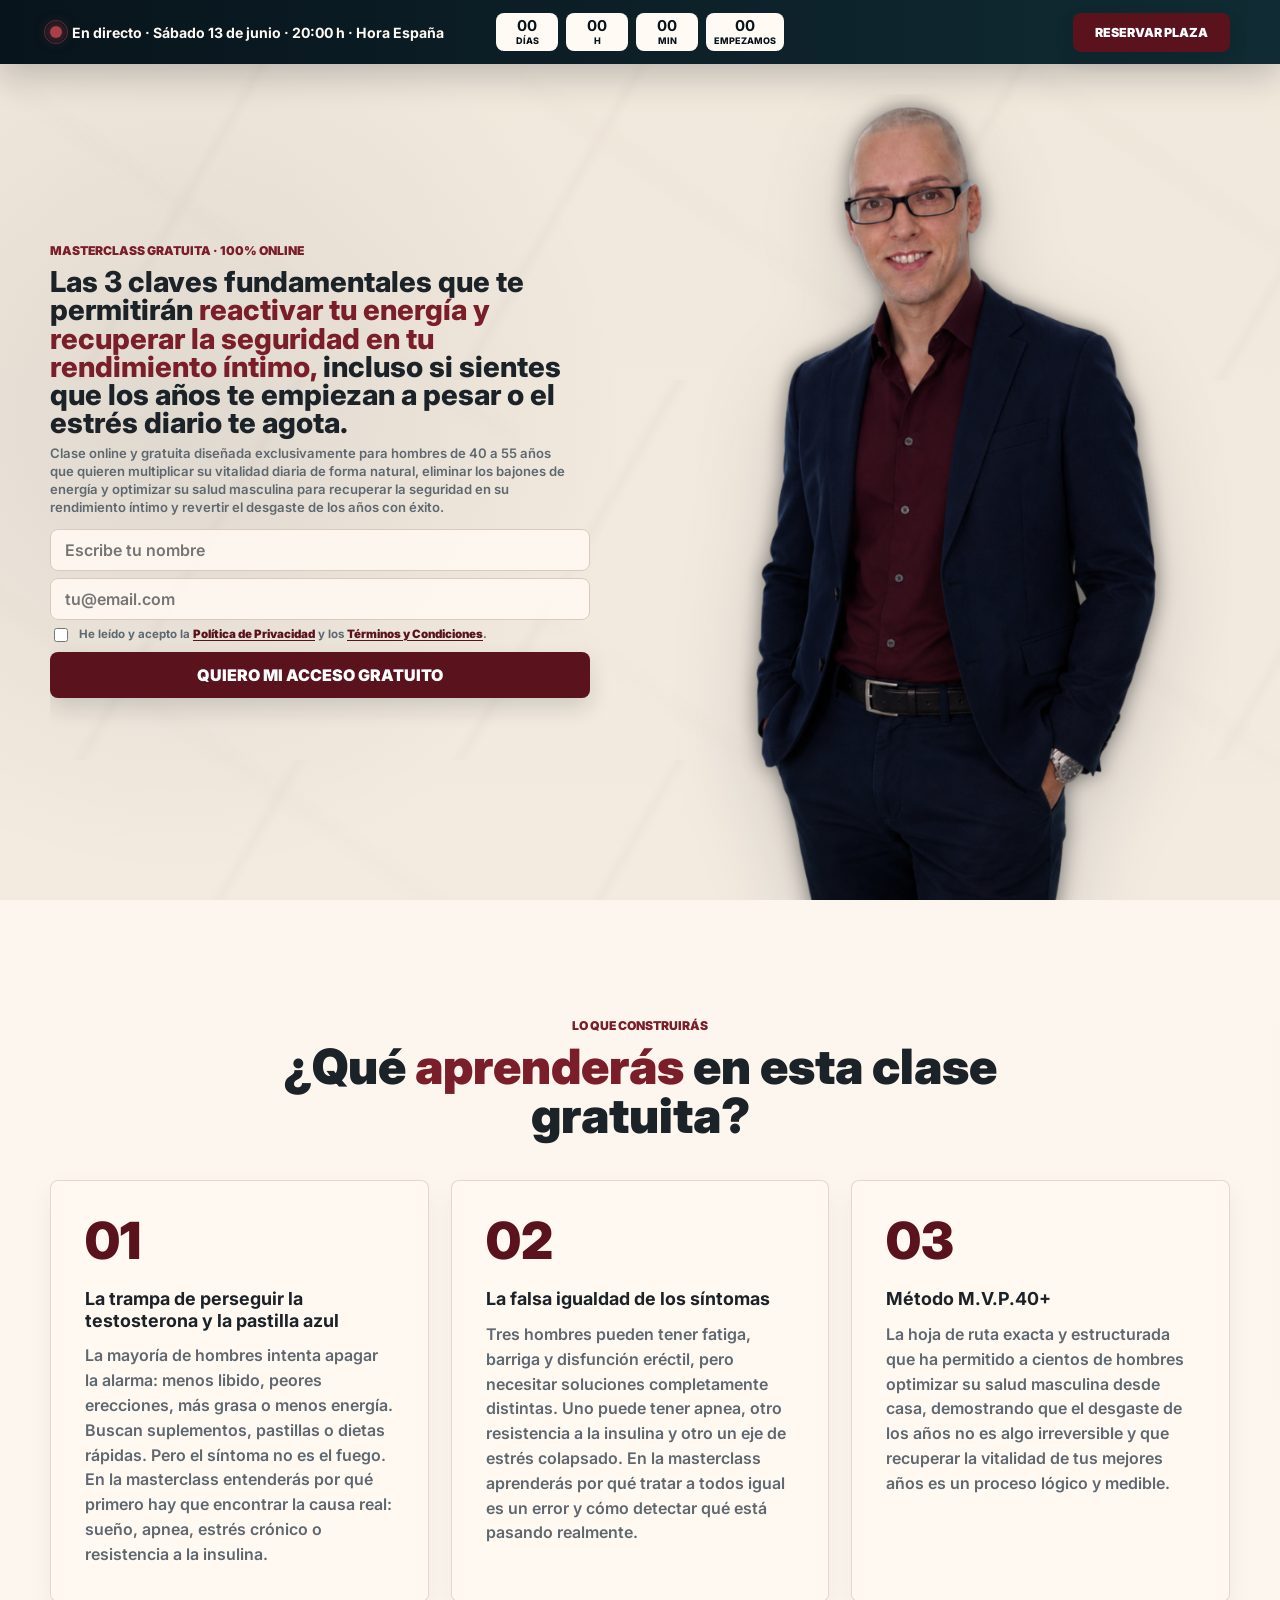
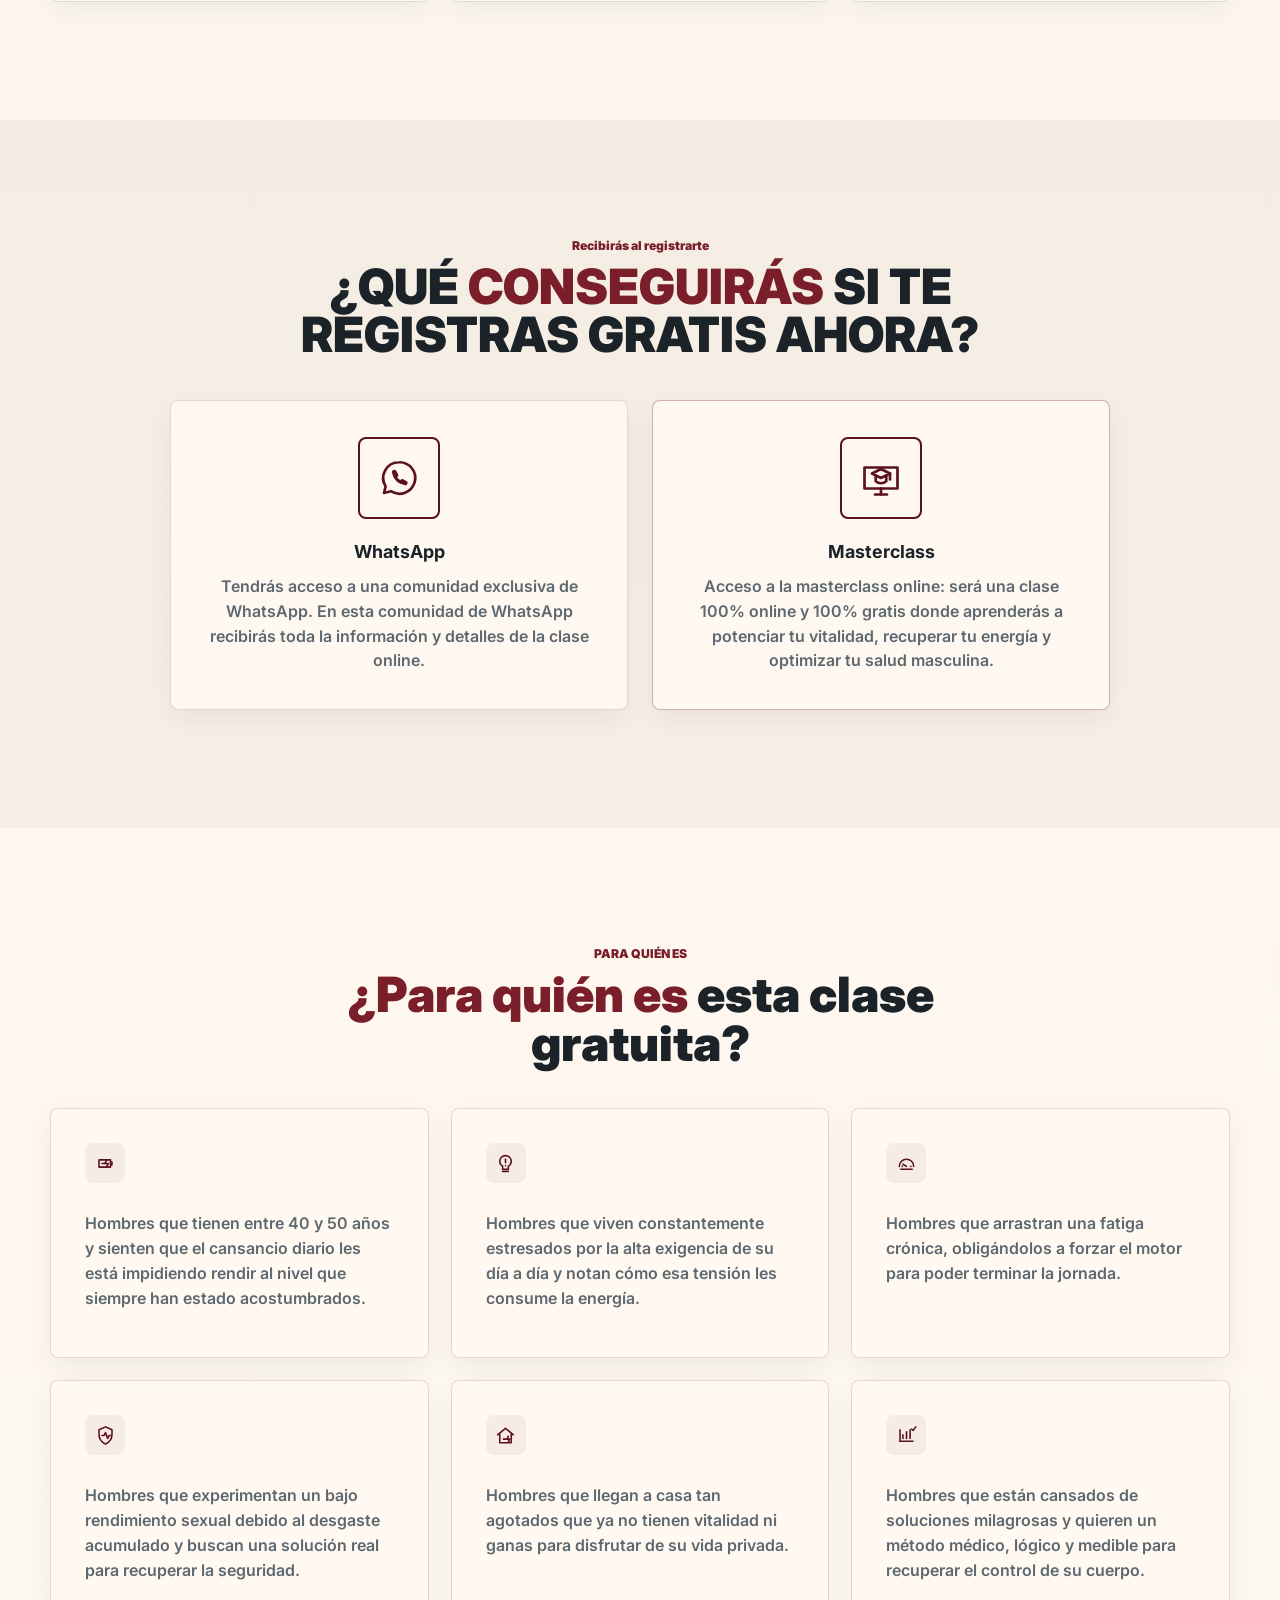
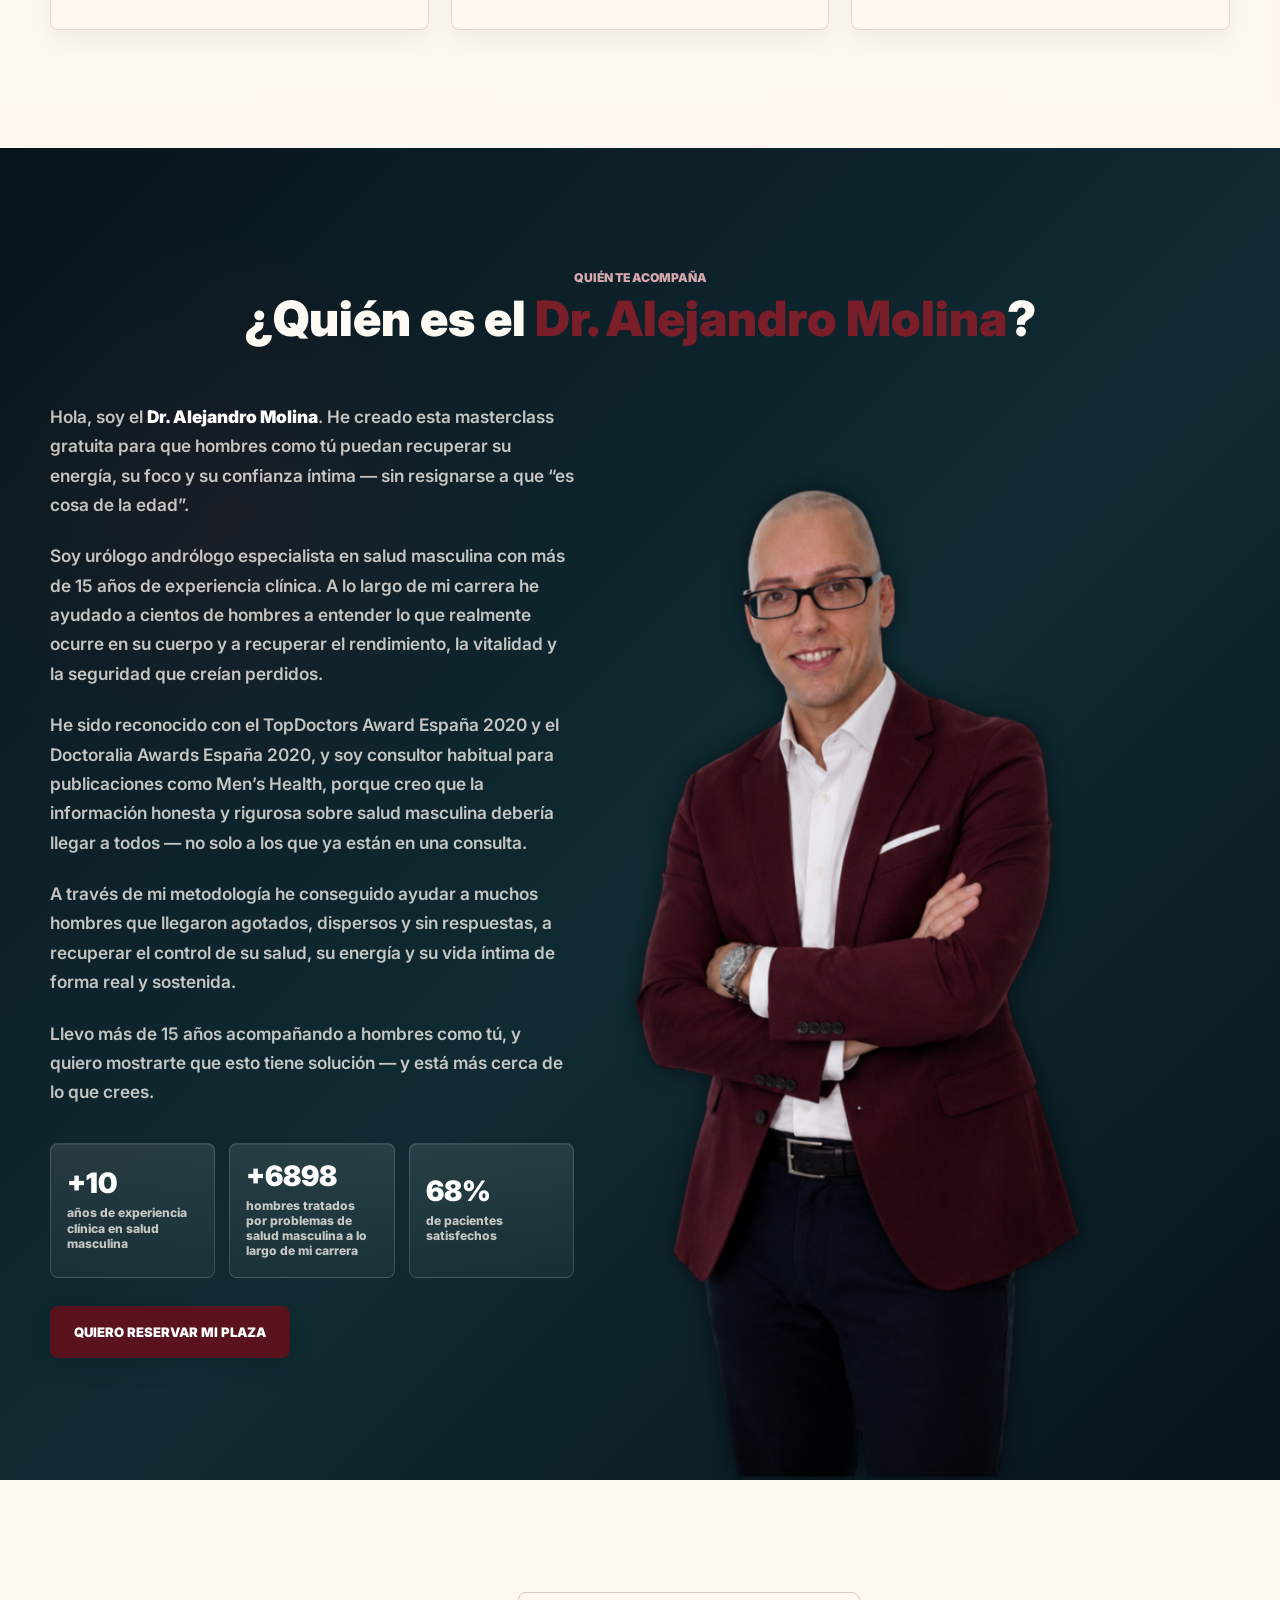
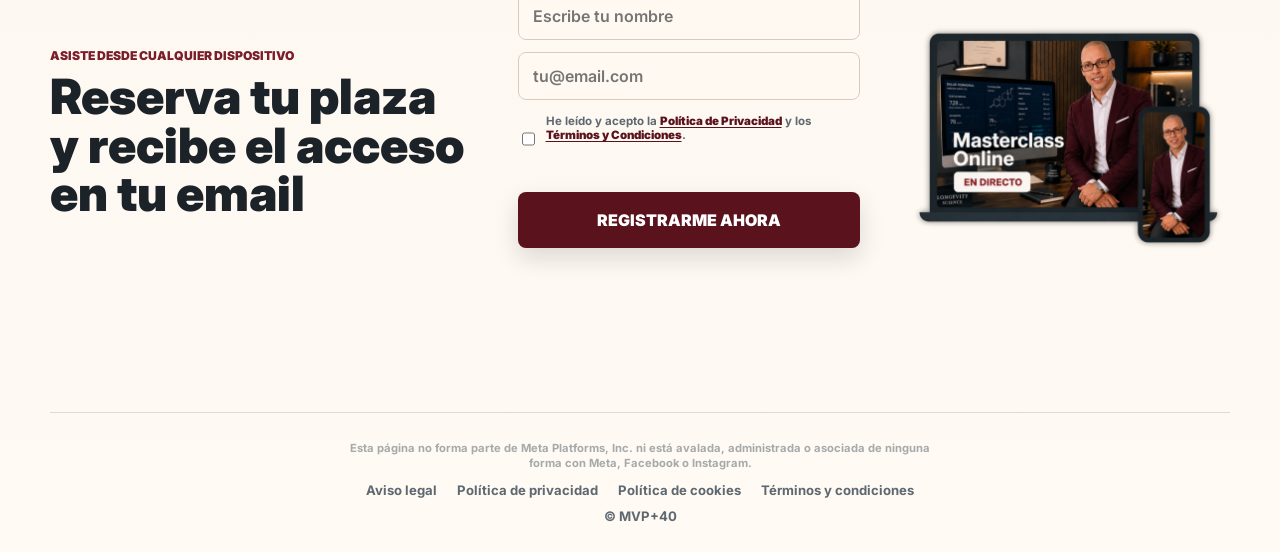
<file: index.html>
<!DOCTYPE html>
<html lang="es">
  <head>
    <meta charset="UTF-8" />
    <script id="Cookiebot" src="https://consent.cookiebot.com/uc.js" data-cbid="f9d0cd15-79f0-4191-b003-bef30c172c28" data-blockingmode="auto" type="text/javascript"></script>
    <meta name="viewport" content="width=device-width, initial-scale=1.0" />
    <title>Curso Online Premium | Método Claridad Digital</title>
    <link rel="preconnect" href="https://fonts.googleapis.com" />
    <link rel="preconnect" href="https://fonts.gstatic.com" crossorigin />
    <link
      href="https://fonts.googleapis.com/css2?family=Inter:wght@400;500;600;700;800;900&display=swap"
      rel="stylesheet"
    />
    <link rel="stylesheet" href="styles.css" />
  </head>
  <body>
    <header class="topbar" aria-label="Reserva del curso">
      <div class="topbar__inner">
        <div class="topbar__note">
          <span class="status-dot" aria-hidden="true"></span>
          En directo · Sábado 13 de junio · 20:00 h · Hora España
        </div>
        <div class="timer" aria-label="Cuenta atrás">
          <span><strong id="days">00</strong><small>días</small></span>
          <span><strong id="hours">00</strong><small>h</small></span>
          <span><strong id="minutes">00</strong><small>min</small></span>
          <span><strong id="seconds">00</strong><small>seg</small></span>
        </div>
        <a class="topbar__button" href="#registro">Reservar plaza</a>
      </div>
    </header>

    <main>
      <section class="hero section-shell" id="inicio">
        <div class="hero__content">
          <p class="eyebrow">Masterclass gratuita · 100% online</p>
          <h1>
            Las 3 claves fundamentales que te permitirán
            <span class="hero-accent accent-animated">
              reactivar tu energía y recuperar la seguridad en tu rendimiento íntimo,
            </span> incluso si sientes que los años te empiezan a pesar o el estrés diario te
            agota.
          </h1>
          <p class="hero__lead">
            Clase online y gratuita diseñada exclusivamente para hombres de 40 a 55 años que
            quieren multiplicar su vitalidad diaria de forma natural, eliminar los bajones de
            energía y optimizar su salud masculina para recuperar la seguridad en su rendimiento
            íntimo y revertir el desgaste de los años con éxito.
          </p>

          <form class="lead-form" id="heroForm" novalidate>
            <label>
              <span>Nombre</span>
              <input type="text" name="name" placeholder="Escribe tu nombre" required />
            </label>
            <label>
              <span>Email</span>
              <input type="email" name="email" placeholder="tu@email.com" required />
            </label>
            <label class="check">
              <input type="checkbox" name="privacy" required />
              <span>
                He leído y acepto la
                <a href="privacidad.html">Política de Privacidad</a>
                y los
                <a href="terminos.html">Términos y Condiciones</a>.
              </span>
            </label>
            <button type="submit">Quiero mi acceso gratuito</button>
            <p class="form-message" id="formMessage" role="status"></p>
          </form>
        </div>

        <aside class="hero__visual hero__visual--doctor" aria-label="Dr. Alejandro Molina">
          <div class="hero-doctor">
            <img src="assets/img/Elegant 3D Ebook Mockup for Men's Program (5).png" alt="Dr. Alejandro Molina" />
          </div>
        </aside>
      </section>

      <section class="section section--cream">
        <div class="section-heading">
          <p class="eyebrow">Lo que construirás</p>
          <h2>
            ¿Qué <span class="text-accent accent-animated">aprenderás</span> en esta clase
            gratuita?
          </h2>
        </div>
        <div class="steps-grid">
          <article class="number-card">
            <span>01</span>
            <h3>La trampa de perseguir la testosterona y la pastilla azul</h3>
            <p>
              La mayoría de hombres intenta apagar la alarma: menos libido, peores erecciones, más
              grasa o menos energía. Buscan suplementos, pastillas o dietas rápidas. Pero el síntoma
              no es el fuego. En la masterclass entenderás por qué primero hay que encontrar la
              causa real: sueño, apnea, estrés crónico o resistencia a la insulina.
            </p>
          </article>
          <article class="number-card">
            <span>02</span>
            <h3>La falsa igualdad de los síntomas</h3>
            <p>
              Tres hombres pueden tener fatiga, barriga y disfunción eréctil, pero necesitar
              soluciones completamente distintas. Uno puede tener apnea, otro resistencia a la
              insulina y otro un eje de estrés colapsado. En la masterclass aprenderás por qué
              tratar a todos igual es un error y cómo detectar qué está pasando realmente.
            </p>
          </article>
          <article class="number-card">
            <span>03</span>
            <h3>Método M.V.P.40+</h3>
            <p>
              La hoja de ruta exacta y estructurada que ha permitido a cientos de hombres optimizar
              su salud masculina desde casa, demostrando que el desgaste de los años no es algo
              irreversible y que recuperar la vitalidad de tus mejores años es un proceso lógico y
              medible.
            </p>
          </article>
        </div>
      </section>

      <section class="section">
        <div class="section-heading">
          <p class="eyebrow eyebrow--sentence">Recibirás al registrarte</p>
          <h2>¿QUÉ <span class="text-accent accent-animated">CONSEGUIRÁS</span> SI TE REGISTRAS GRATIS AHORA?</h2>
        </div>
        <div class="benefit-grid">
          <article class="benefit-card">
            <div class="icon" aria-hidden="true">
              <svg viewBox="0 0 32 32" focusable="false">
                <path d="M16 5.5a10.5 10.5 0 0 0-8.9 16.1L6 26l4.6-1.2A10.5 10.5 0 1 0 16 5.5Z" />
                <path d="M12.2 11.9c.4 4 3.8 7.4 7.9 7.9" />
                <path d="M12.2 11.9c.3-.3.7-.5 1.1-.4l1.3 2.4c.1.3 0 .6-.2.8l-.7.7c.7 1.4 1.8 2.5 3.2 3.2l.7-.7c.2-.2.6-.3.8-.2l2.4 1.3c.1.4-.1.8-.4 1.1" />
              </svg>
            </div>
            <h3>WhatsApp</h3>
            <p>
              Tendrás acceso a una comunidad exclusiva de WhatsApp. En esta comunidad de WhatsApp
              recibirás toda la información y detalles de la clase online.
            </p>
          </article>
          <article class="benefit-card benefit-card--outlined">
            <div class="icon" aria-hidden="true">
              <svg viewBox="0 0 32 32" focusable="false">
                <path d="M5 9h22v14H5z" />
                <path d="M12 27h8" />
                <path d="M16 23v4" />
                <path d="m10 13 6-3 6 3-6 3-6-3Z" />
                <path d="M12.5 15v3.2c1 .9 2.2 1.3 3.5 1.3s2.5-.4 3.5-1.3V15" />
                <path d="M22 13v4" />
              </svg>
            </div>
            <h3>Masterclass</h3>
            <p>
              Acceso a la masterclass online: será una clase 100% online y 100% gratis donde
              aprenderás a potenciar tu vitalidad, recuperar tu energía y optimizar tu salud
              masculina.
            </p>
          </article>
        </div>
      </section>

      <section class="section section--cream">
        <div class="section-heading">
          <p class="eyebrow">Para quién es</p>
          <h2><span class="text-accent accent-animated">¿Para quién es</span> esta clase gratuita?</h2>
        </div>
        <div class="audience-grid">
          <article>
            <span class="audience-icon" aria-hidden="true">
              <svg viewBox="0 0 32 32" focusable="false">
                <path d="M7 11h16v10H7z" />
                <path d="M23 14h2v4h-2" />
                <path d="M11 16h4" />
                <path d="m18 11-3 5h5l-3 5" />
              </svg>
            </span>
            <p>
              Hombres que tienen entre 40 y 50 años y sienten que el cansancio diario les está
              impidiendo rendir al nivel que siempre han estado acostumbrados.
            </p>
          </article>
          <article>
            <span class="audience-icon" aria-hidden="true">
              <svg viewBox="0 0 32 32" focusable="false">
                <path d="M16 5a8 8 0 0 0-8 8c0 3 1.6 5.4 4 6.8V24h8v-4.2c2.4-1.4 4-3.8 4-6.8a8 8 0 0 0-8-8Z" />
                <path d="M12 27h8" />
                <path d="M16 10v5" />
                <path d="M16 19h.01" />
              </svg>
            </span>
            <p>
              Hombres que viven constantemente estresados por la alta exigencia de su día a día y
              notan cómo esa tensión les consume la energía.
            </p>
          </article>
          <article>
            <span class="audience-icon" aria-hidden="true">
              <svg viewBox="0 0 32 32" focusable="false">
                <path d="M6 20a10 10 0 1 1 20 0" />
                <path d="M16 20l-5-3" />
                <path d="M8 24h16" />
                <path d="M10 20h.01" />
                <path d="M22 20h.01" />
              </svg>
            </span>
            <p>
              Hombres que arrastran una fatiga crónica, obligándolos a forzar el motor para poder
              terminar la jornada.
            </p>
          </article>
          <article>
            <span class="audience-icon" aria-hidden="true">
              <svg viewBox="0 0 32 32" focusable="false">
                <path d="M16 4 25 8v7c0 6-3.7 10.2-9 13-5.3-2.8-9-7-9-13V8l9-4Z" />
                <path d="M11 16h3l2-4 3 8 2-4h2" />
              </svg>
            </span>
            <p>
              Hombres que experimentan un bajo rendimiento sexual debido al desgaste acumulado y
              buscan una solución real para recuperar la seguridad.
            </p>
          </article>
          <article>
            <span class="audience-icon" aria-hidden="true">
              <svg viewBox="0 0 32 32" focusable="false">
                <path d="M5 15 16 6l11 9" />
                <path d="M8 14v12h16V14" />
                <path d="M13 21h4" />
                <path d="m20 17-2 4h4l-2 4" />
              </svg>
            </span>
            <p>
              Hombres que llegan a casa tan agotados que ya no tienen vitalidad ni ganas para
              disfrutar de su vida privada.
            </p>
          </article>
          <article>
            <span class="audience-icon" aria-hidden="true">
              <svg viewBox="0 0 32 32" focusable="false">
                <path d="M7 24V8" />
                <path d="M7 24h18" />
                <path d="M11 20v-5" />
                <path d="M16 20v-9" />
                <path d="M21 20v-12" />
                <path d="m23 7 2 2 4-5" />
              </svg>
            </span>
            <p>
              Hombres que están cansados de soluciones milagrosas y quieren un método médico,
              lógico y medible para recuperar el control de su cuerpo.
            </p>
          </article>
        </div>
      </section>

      <section class="mentor-section reveal-on-scroll" aria-label="Quién guía la masterclass">
        <div class="mentor-section__inner">
          <div class="mentor-section__heading">
            <p class="eyebrow">Quién te acompaña</p>
            <h2>¿Quién es el <span class="text-accent accent-animated">Dr. Alejandro Molina</span>?</h2>
          </div>

          <div class="mentor-profile">
            <div class="mentor-profile__copy">
              <p>
                Hola, soy el <strong>Dr. Alejandro Molina</strong>. He creado esta masterclass
                gratuita para que hombres como tú puedan recuperar su energía, su foco y su
                confianza íntima — sin resignarse a que “es cosa de la edad”.
              </p>
              <p>
                Soy urólogo andrólogo especialista en salud masculina con más de 15 años de
                experiencia clínica. A lo largo de mi carrera he ayudado a cientos de hombres a
                entender lo que realmente ocurre en su cuerpo y a recuperar el rendimiento, la
                vitalidad y la seguridad que creían perdidos.
              </p>
              <p>
                He sido reconocido con el TopDoctors Award España 2020 y el Doctoralia Awards
                España 2020, y soy consultor habitual para publicaciones como Men’s Health, porque
                creo que la información honesta y rigurosa sobre salud masculina debería llegar a
                todos — no solo a los que ya están en una consulta.
              </p>
              <p>
                A través de mi metodología he conseguido ayudar a muchos hombres que llegaron
                agotados, dispersos y sin respuestas, a recuperar el control de su salud, su energía
                y su vida íntima de forma real y sostenida.
              </p>
              <p>
                Llevo más de 15 años acompañando a hombres como tú, y quiero mostrarte que esto
                tiene solución — y está más cerca de lo que crees.
              </p>

              <div class="mentor-stats" aria-label="Resultados destacados">
                <span><strong>+15</strong> años de experiencia clínica en salud masculina</span>
                <span><strong>+10.000</strong> hombres tratados por problemas de salud masculina a lo largo de mi carrera</span>
                <span><strong>98%</strong> de pacientes satisfechos</span>
              </div>

              <a class="mentor-cta" href="#registro">Quiero reservar mi plaza</a>
            </div>

            <div class="mentor-profile__visual">
              <div class="about-doctor-visual">
                <img
                  src="assets/img/dr-molina-burdeos.png"
                  alt="Dr. Molina"
                  class="about-doctor-image"
                />
              </div>
            </div>
          </div>
        </div>
      </section>

      <section class="final-cta section-shell" id="registro">
        <div>
          <p class="eyebrow">Asiste desde cualquier dispositivo</p>
          <h2>Reserva tu plaza y recibe el acceso en tu email</h2>
        </div>
        <form class="lead-form lead-form--compact" id="footerForm" novalidate>
          <input type="text" name="name" placeholder="Escribe tu nombre" required />
          <input type="email" name="email" placeholder="tu@email.com" required />
          <label class="check">
            <input type="checkbox" name="privacy" required />
            <span>
              He leído y acepto la
              <a href="privacidad.html">Política de Privacidad</a>
              y los
              <a href="terminos.html">Términos y Condiciones</a>.
            </span>
          </label>
          <button type="submit">Registrarme ahora</button>
          <p class="form-message" id="footerMessage" role="status"></p>
        </form>
        <div class="final-cta__mockup" aria-hidden="true">
          <img class="final-cta__mockup-image" src="assets/img/final-cta-masterclass-mockup.png" alt="" />
        </div>
      </section>
    </main>

    <footer class="thanks-footer">
      <p class="thanks-footer__disclaimer">Esta página no forma parte de Meta Platforms, Inc. ni está avalada, administrada o asociada de ninguna forma con Meta, Facebook o Instagram.</p>
      <div class="thanks-footer__links">
        <a href="aviso-legal.html">Aviso legal</a>
        <a href="privacidad.html">Política de privacidad</a>
        <a href="cookies.html">Política de cookies</a>
        <a href="terminos.html">Términos y condiciones</a>
      </div>
      <span>© MVP+40</span>
    </footer>

    <script src="script.js"></script>
  </body>
</html>
</file>
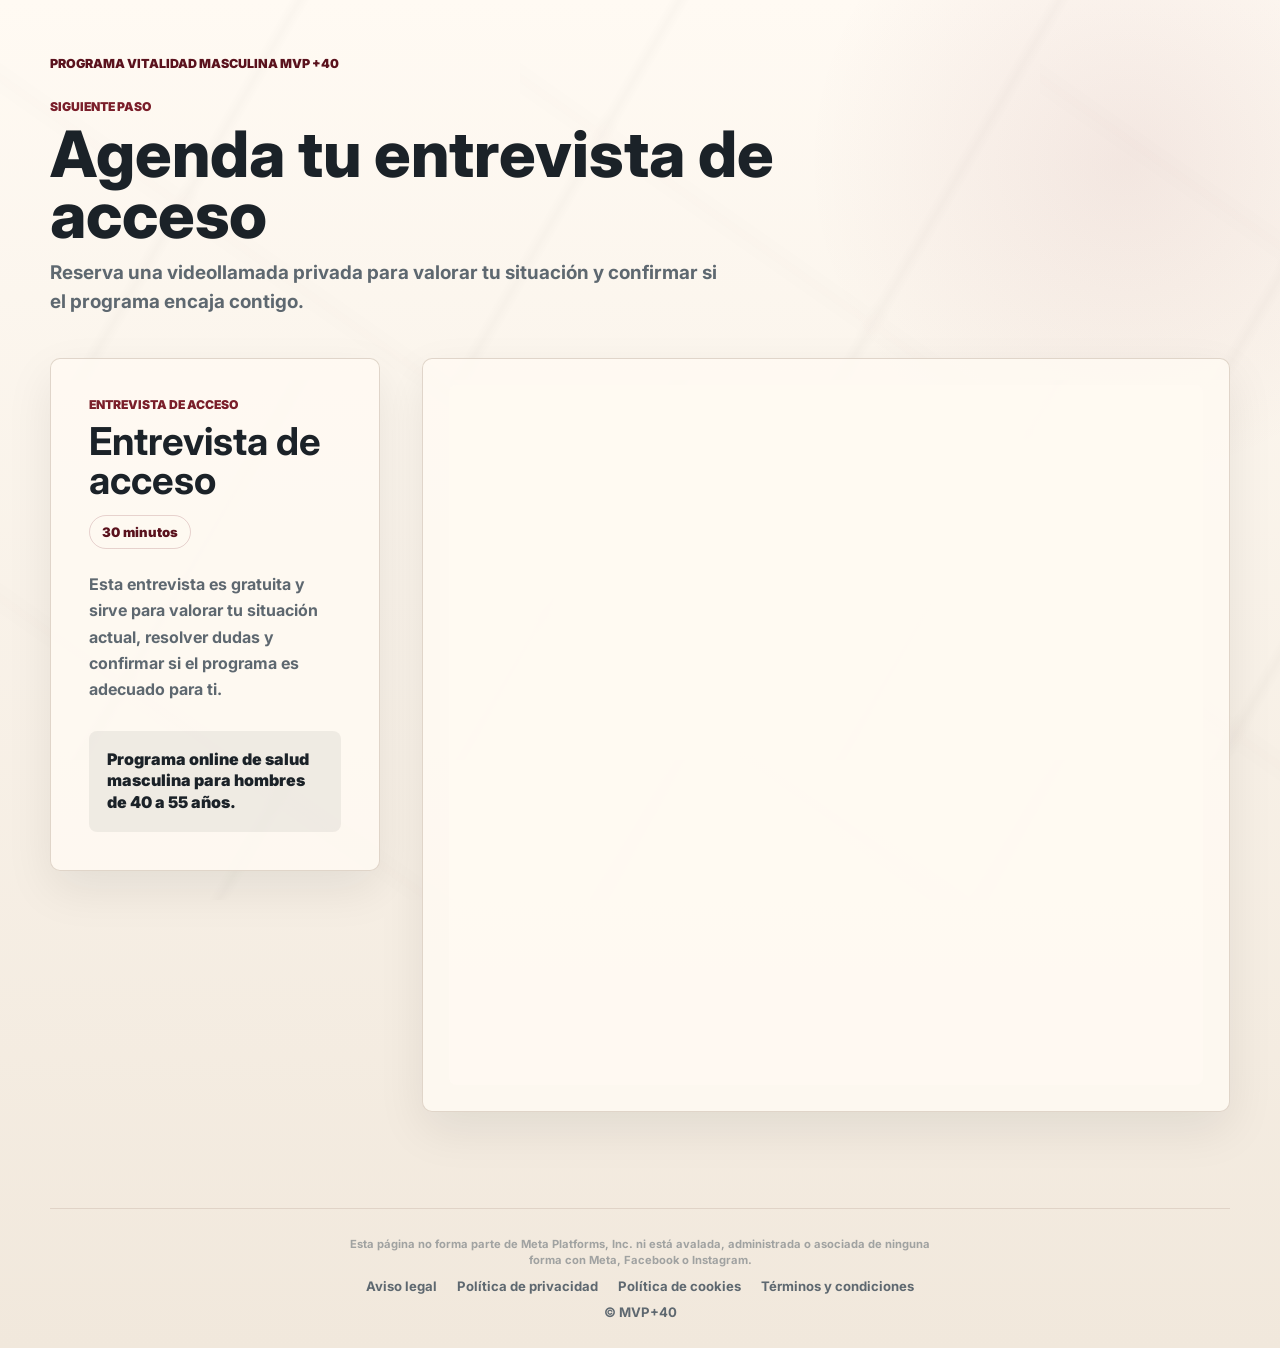
<file: agenda.html>
<!DOCTYPE html>
<html lang="es">
  <head>
    <meta charset="UTF-8" />
    <script id="Cookiebot" src="https://consent.cookiebot.com/uc.js" data-cbid="f9d0cd15-79f0-4191-b003-bef30c172c28" data-blockingmode="auto" type="text/javascript"></script>
    <meta name="viewport" content="width=device-width, initial-scale=1.0" />
    <title>Agenda tu entrevista de acceso</title>
    <link rel="preconnect" href="https://fonts.googleapis.com" />
    <link rel="preconnect" href="https://fonts.gstatic.com" crossorigin />
    <link
      href="https://fonts.googleapis.com/css2?family=Inter:wght@400;500;600;700;800;900&display=swap"
      rel="stylesheet"
    />
    <link rel="stylesheet" href="styles.css" />
  </head>
  <body class="agenda-page">
    <header class="agenda-header">
      <a class="agenda-brand" href="index.html">PROGRAMA VITALIDAD MASCULINA MVP +40</a>
      <div>
        <p class="eyebrow">Siguiente paso</p>
        <h1>Agenda tu entrevista de acceso</h1>
        <p>Reserva una videollamada privada para valorar tu situación y confirmar si el programa encaja contigo.</p>
      </div>
    </header>

    <main class="agenda-main">
      <section class="agenda-panel" aria-label="Reserva de entrevista">
        <div class="agenda-info">
          <p class="eyebrow">Entrevista de acceso</p>
          <h2>Entrevista de acceso</h2>
          <p class="agenda-duration">30 minutos</p>
          <p>
            Esta entrevista es gratuita y sirve para valorar tu situación actual, resolver dudas y
            confirmar si el programa es adecuado para ti.
          </p>
          <div class="agenda-trust">
            Programa online de salud masculina para hombres de 40 a 55 años.
          </div>
        </div>

        <div class="agenda-booking" id="calendly" aria-label="Calendario de reserva">
          <div id="calendlyEmbed"></div>
          <script src="https://assets.calendly.com/assets/external/widget.js" async></script>
        </div>
      </section>
    </main>

    <footer class="thanks-footer">
      <p class="thanks-footer__disclaimer">Esta página no forma parte de Meta Platforms, Inc. ni está avalada, administrada o asociada de ninguna forma con Meta, Facebook o Instagram.</p>
      <div class="thanks-footer__links">
        <a href="aviso-legal.html">Aviso legal</a>
        <a href="privacidad.html">Política de privacidad</a>
        <a href="cookies.html">Política de cookies</a>
        <a href="terminos.html">Términos y condiciones</a>
      </div>
      <span>© MVP+40</span>
    </footer>

    <script src="script.js"></script>
  </body>
</html>
</file>
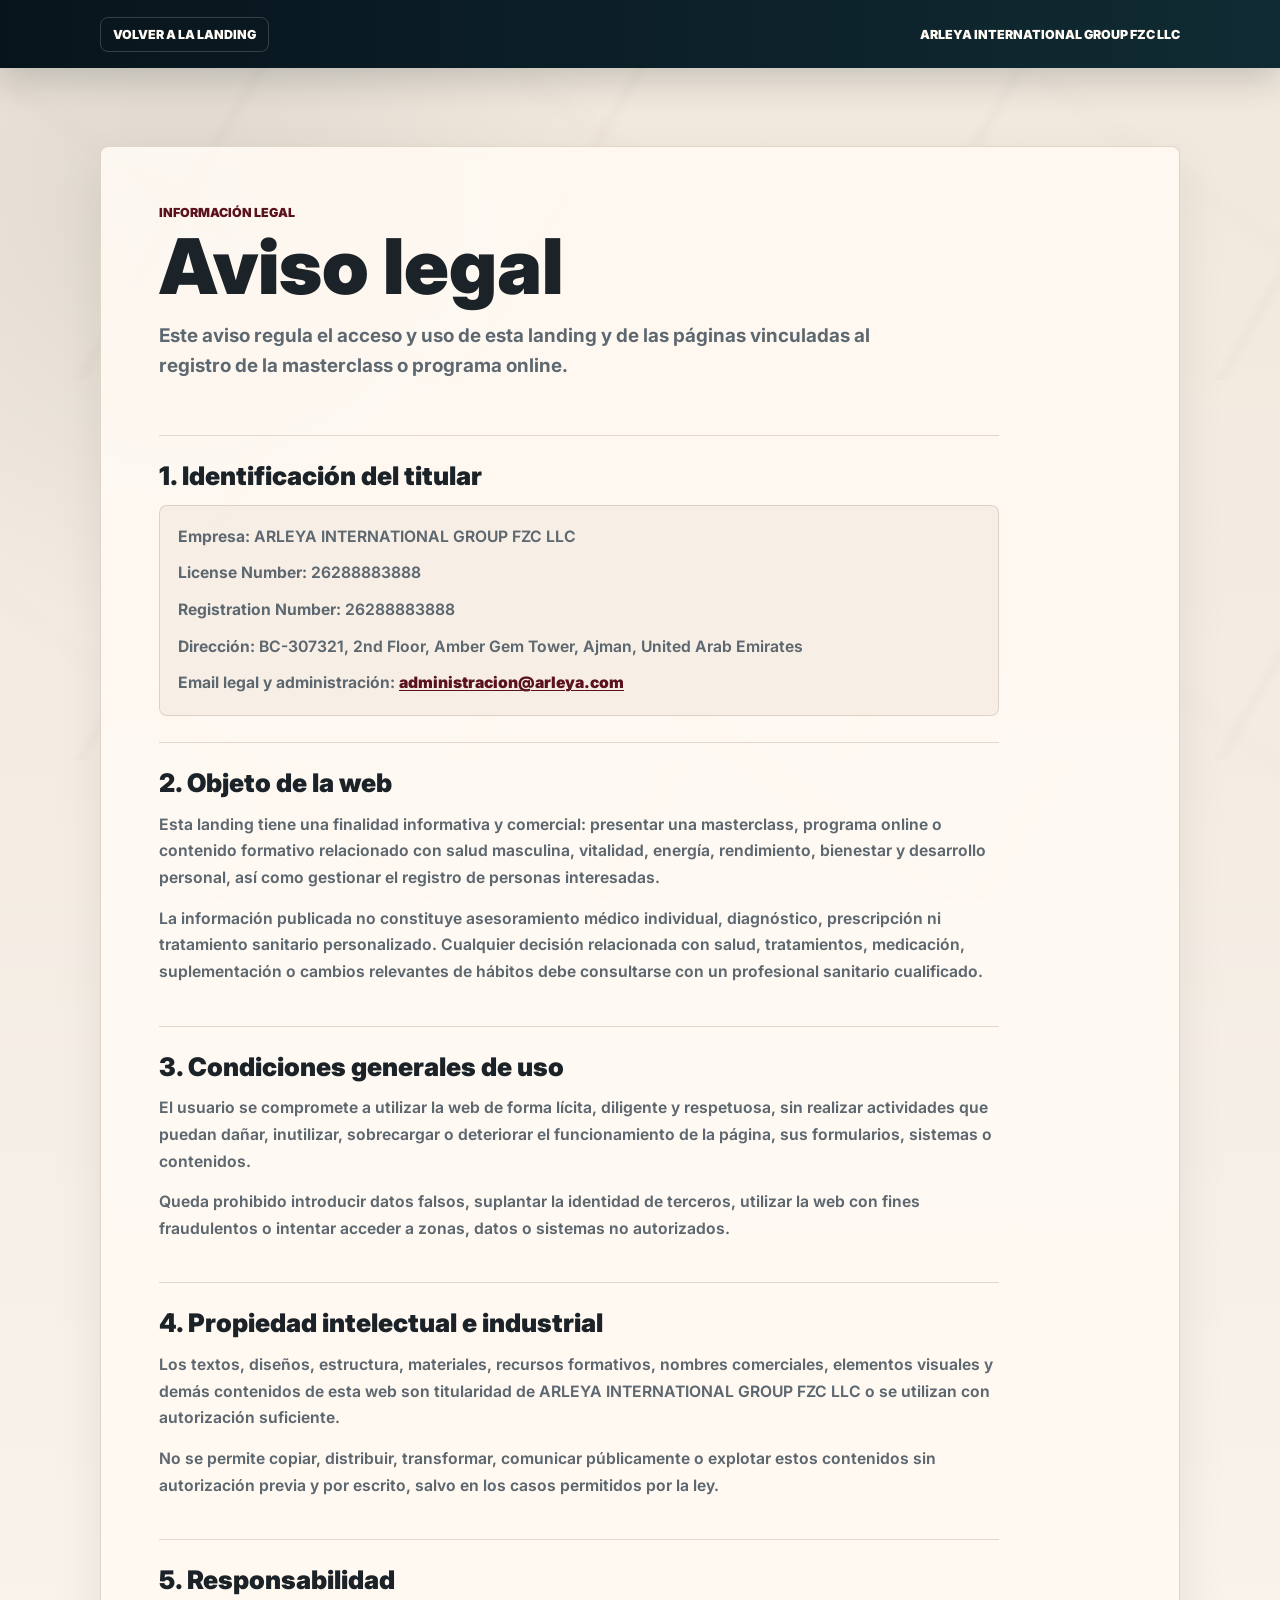
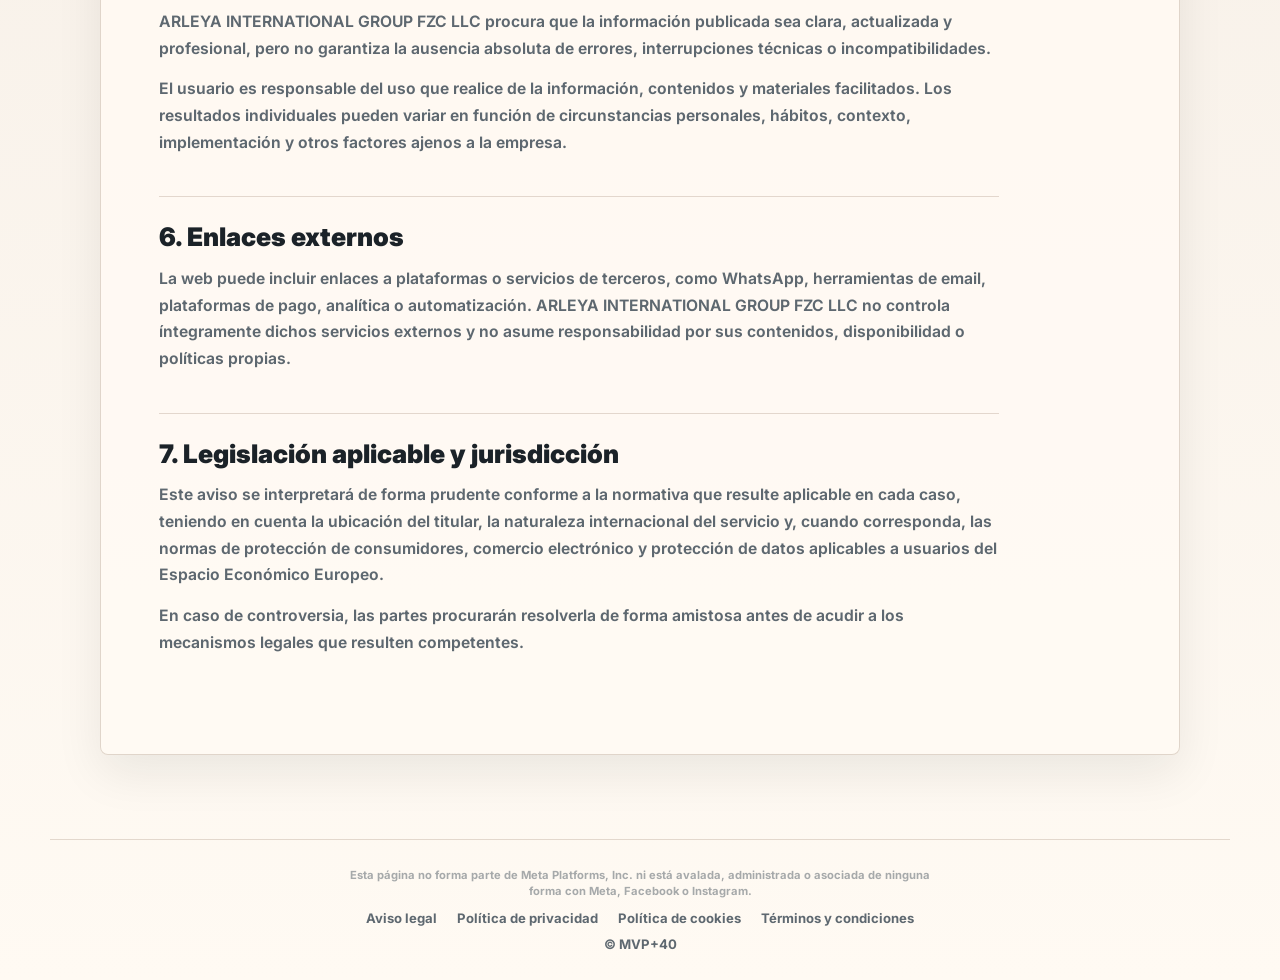
<file: aviso-legal.html>
<!DOCTYPE html>
<html lang="es">
  <head>
    <meta charset="UTF-8" />
    <script id="Cookiebot" src="https://consent.cookiebot.com/uc.js" data-cbid="f9d0cd15-79f0-4191-b003-bef30c172c28" data-blockingmode="auto" type="text/javascript"></script>
    <meta name="viewport" content="width=device-width, initial-scale=1.0" />
    <title>Aviso legal | ARLEYA INTERNATIONAL GROUP FZC LLC</title>
    <link rel="preconnect" href="https://fonts.googleapis.com" />
    <link rel="preconnect" href="https://fonts.gstatic.com" crossorigin />
    <link
      href="https://fonts.googleapis.com/css2?family=Inter:wght@400;500;600;700;800;900&display=swap"
      rel="stylesheet"
    />
    <link rel="stylesheet" href="styles.css" />
  </head>
  <body class="legal-page">
    <header class="legal-header">
      <div class="legal-header__inner">
        <a class="legal-back" href="index.html">Volver a la landing</a>
        <span>ARLEYA INTERNATIONAL GROUP FZC LLC</span>
      </div>
    </header>

    <main class="legal-main">
      <article class="legal-card">
        <p class="legal-kicker">Información legal</p>
        <h1 class="legal-title">Aviso legal</h1>
        <p class="legal-lead">
          Este aviso regula el acceso y uso de esta landing y de las páginas vinculadas al
          registro de la masterclass o programa online.
        </p>

        <section class="legal-section">
          <h2>1. Identificación del titular</h2>
          <div class="legal-meta">
            <p><strong>Empresa:</strong> ARLEYA INTERNATIONAL GROUP FZC LLC</p>
            <p><strong>License Number:</strong> 26288883888</p>
            <p><strong>Registration Number:</strong> 26288883888</p>
            <p>
              <strong>Dirección:</strong> BC-307321, 2nd Floor, Amber Gem Tower, Ajman,
              United Arab Emirates
            </p>
            <p>
              <strong>Email legal y administración:</strong>
              <a href="mailto:administracion@arleya.com">administracion@arleya.com</a>
            </p>
          </div>
        </section>

        <section class="legal-section">
          <h2>2. Objeto de la web</h2>
          <p>
            Esta landing tiene una finalidad informativa y comercial: presentar una masterclass,
            programa online o contenido formativo relacionado con salud masculina, vitalidad,
            energía, rendimiento, bienestar y desarrollo personal, así como gestionar el registro
            de personas interesadas.
          </p>
          <p>
            La información publicada no constituye asesoramiento médico individual, diagnóstico,
            prescripción ni tratamiento sanitario personalizado. Cualquier decisión relacionada
            con salud, tratamientos, medicación, suplementación o cambios relevantes de hábitos
            debe consultarse con un profesional sanitario cualificado.
          </p>
        </section>

        <section class="legal-section">
          <h2>3. Condiciones generales de uso</h2>
          <p>
            El usuario se compromete a utilizar la web de forma lícita, diligente y respetuosa,
            sin realizar actividades que puedan dañar, inutilizar, sobrecargar o deteriorar el
            funcionamiento de la página, sus formularios, sistemas o contenidos.
          </p>
          <p>
            Queda prohibido introducir datos falsos, suplantar la identidad de terceros, utilizar
            la web con fines fraudulentos o intentar acceder a zonas, datos o sistemas no
            autorizados.
          </p>
        </section>

        <section class="legal-section">
          <h2>4. Propiedad intelectual e industrial</h2>
          <p>
            Los textos, diseños, estructura, materiales, recursos formativos, nombres comerciales,
            elementos visuales y demás contenidos de esta web son titularidad de ARLEYA
            INTERNATIONAL GROUP FZC LLC o se utilizan con autorización suficiente.
          </p>
          <p>
            No se permite copiar, distribuir, transformar, comunicar públicamente o explotar estos
            contenidos sin autorización previa y por escrito, salvo en los casos permitidos por la
            ley.
          </p>
        </section>

        <section class="legal-section">
          <h2>5. Responsabilidad</h2>
          <p>
            ARLEYA INTERNATIONAL GROUP FZC LLC procura que la información publicada sea clara,
            actualizada y profesional, pero no garantiza la ausencia absoluta de errores,
            interrupciones técnicas o incompatibilidades.
          </p>
          <p>
            El usuario es responsable del uso que realice de la información, contenidos y
            materiales facilitados. Los resultados individuales pueden variar en función de
            circunstancias personales, hábitos, contexto, implementación y otros factores ajenos a
            la empresa.
          </p>
        </section>

        <section class="legal-section">
          <h2>6. Enlaces externos</h2>
          <p>
            La web puede incluir enlaces a plataformas o servicios de terceros, como WhatsApp,
            herramientas de email, plataformas de pago, analítica o automatización. ARLEYA
            INTERNATIONAL GROUP FZC LLC no controla íntegramente dichos servicios externos y no
            asume responsabilidad por sus contenidos, disponibilidad o políticas propias.
          </p>
        </section>

        <section class="legal-section">
          <h2>7. Legislación aplicable y jurisdicción</h2>
          <p>
            Este aviso se interpretará de forma prudente conforme a la normativa que resulte
            aplicable en cada caso, teniendo en cuenta la ubicación del titular, la naturaleza
            internacional del servicio y, cuando corresponda, las normas de protección de
            consumidores, comercio electrónico y protección de datos aplicables a usuarios del
            Espacio Económico Europeo.
          </p>
          <p>
            En caso de controversia, las partes procurarán resolverla de forma amistosa antes de
            acudir a los mecanismos legales que resulten competentes.
          </p>
        </section>
      </article>
    </main>

    <footer class="thanks-footer">
      <p class="thanks-footer__disclaimer">Esta página no forma parte de Meta Platforms, Inc. ni está avalada, administrada o asociada de ninguna forma con Meta, Facebook o Instagram.</p>
      <div class="thanks-footer__links">
        <a href="aviso-legal.html">Aviso legal</a>
        <a href="privacidad.html">Política de privacidad</a>
        <a href="cookies.html">Política de cookies</a>
        <a href="terminos.html">Términos y condiciones</a>
      </div>
      <span>© MVP+40</span>
    </footer>
  </body>
</html>
</file>
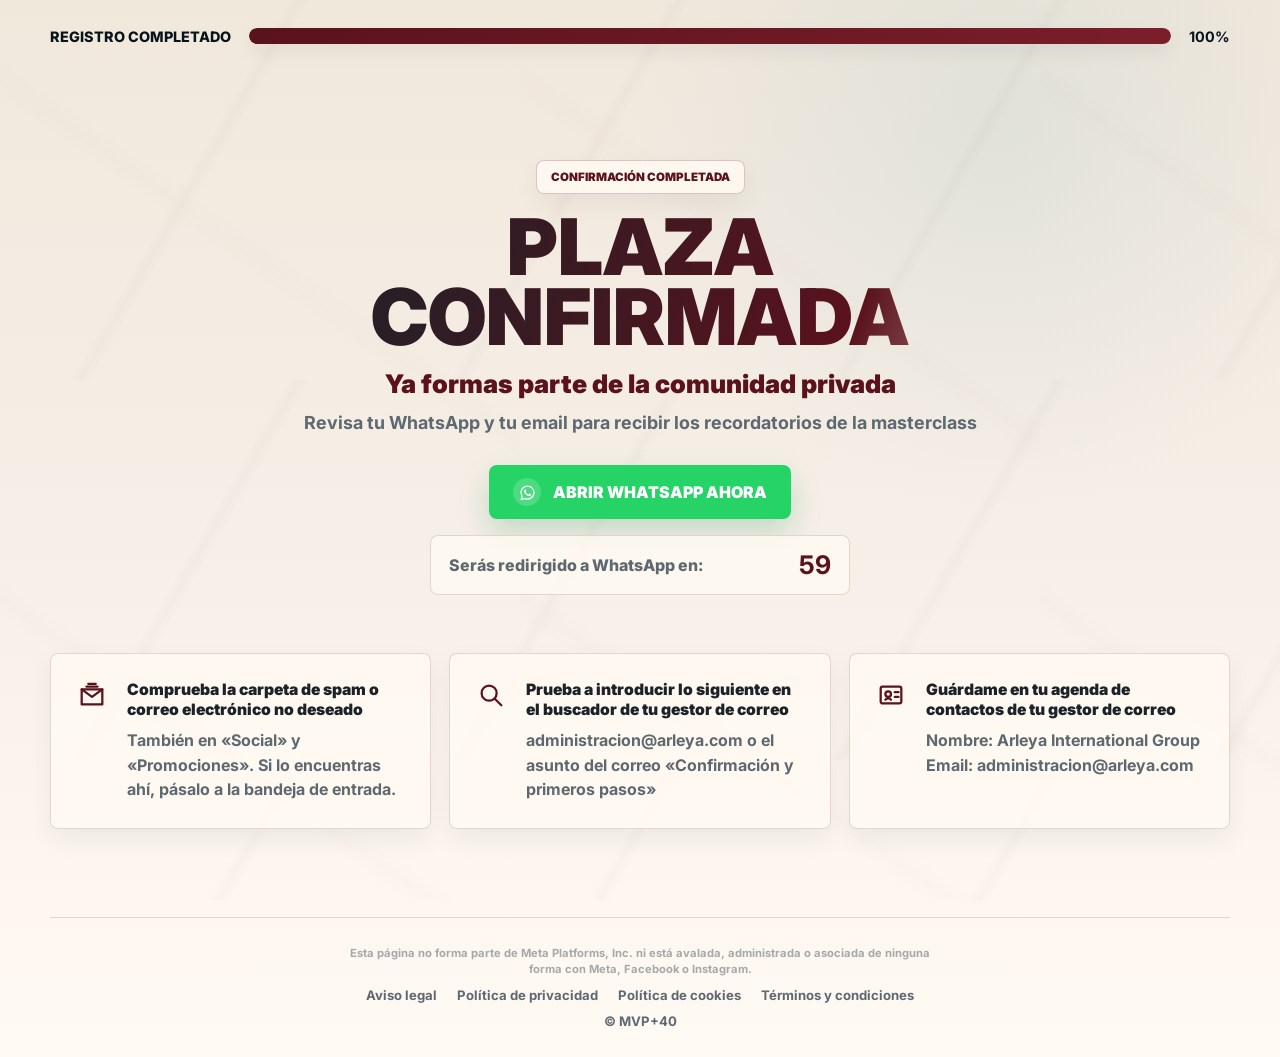
<file: confirmado.html>
<!DOCTYPE html>
<html lang="es">
  <head>
    <meta charset="UTF-8" />
    <script id="Cookiebot" src="https://consent.cookiebot.com/uc.js" data-cbid="f9d0cd15-79f0-4191-b003-bef30c172c28" data-blockingmode="auto" type="text/javascript"></script>
    <meta name="viewport" content="width=device-width, initial-scale=1.0" />
    <title>Plaza confirmada</title>
    <link rel="preconnect" href="https://fonts.googleapis.com" />
    <link rel="preconnect" href="https://fonts.gstatic.com" crossorigin />
    <link
      href="https://fonts.googleapis.com/css2?family=Inter:wght@400;500;600;700;800;900&display=swap"
      rel="stylesheet"
    />
    <link rel="stylesheet" href="styles.css" />
  </head>
  <body class="thanks-page confirmed-page">
    <header class="thanks-progress" aria-label="Progreso del registro">
      <div class="thanks-progress__inner">
        <span>REGISTRO COMPLETADO</span>
        <div class="thanks-progress__track" aria-hidden="true">
          <div class="thanks-progress__bar"></div>
        </div>
        <strong>100%</strong>
      </div>
    </header>

    <main class="confirmed-main">
      <section class="confirmed-hero">
        <div class="confirmed-status" aria-hidden="true">Confirmación completada</div>
        <h1>PLAZA CONFIRMADA</h1>
        <p class="confirmed-lead">Ya formas parte de la comunidad privada</p>
        <p class="confirmed-copy">
          Revisa tu WhatsApp y tu email para recibir los recordatorios de la masterclass
        </p>

        <div class="confirmed-actions">
          <a class="confirmed-button" id="confirmedWhatsappButton" href="#" rel="noopener">
            <span class="whatsapp-icon" aria-hidden="true">
              <svg viewBox="0 0 32 32" focusable="false">
                <path
                  d="M16.02 4.02c-6.6 0-11.96 5.34-11.96 11.92 0 2.26.64 4.46 1.84 6.36L4 29l6.9-1.82a11.9 11.9 0 0 0 5.12 1.16c6.6 0 11.96-5.34 11.96-11.92S22.62 4.02 16.02 4.02Zm0 22.16c-1.68 0-3.32-.42-4.78-1.22l-.34-.2-4.08 1.08 1.08-3.98-.22-.36a10.13 10.13 0 0 1-1.54-5.56c0-5.42 4.42-9.82 9.88-9.82s9.88 4.4 9.88 9.82-4.42 9.82-9.88 9.82Zm5.44-7.36c-.3-.14-1.76-.86-2.04-.96-.28-.1-.48-.14-.68.14-.2.3-.78.96-.96 1.16-.18.2-.36.22-.66.08-.3-.14-1.26-.46-2.4-1.48-.88-.78-1.48-1.76-1.66-2.06-.18-.3-.02-.46.14-.6.14-.14.3-.36.46-.54.16-.18.2-.3.3-.5.1-.2.04-.38-.02-.54-.08-.14-.68-1.64-.94-2.24-.24-.58-.5-.5-.68-.5h-.58c-.2 0-.52.08-.8.38-.28.3-1.06 1.04-1.06 2.54s1.08 2.94 1.24 3.14c.14.2 2.14 3.28 5.2 4.6.72.32 1.3.5 1.74.64.74.24 1.4.2 1.92.12.6-.08 1.76-.72 2-1.42.24-.7.24-1.3.16-1.42-.08-.12-.28-.2-.58-.34Z"
                />
              </svg>
            </span>
            Abrir WhatsApp ahora
          </a>
          <div class="redirect-box confirmed-countdown" aria-live="polite">
            <span>Serás redirigido a WhatsApp en:</span>
            <strong id="confirmedCountdown">60</strong>
          </div>
        </div>
      </section>

      <section class="help-grid confirmed-grid confirmed-mail-grid" aria-label="Revisión del correo">
        <article class="confirmed-mail-card">
          <span class="confirmed-mail-icon" aria-hidden="true">
            <svg viewBox="0 0 32 32" focusable="false">
              <path d="M5 10h22v16H5z" />
              <path d="m5 10 11 8 11-8" />
              <path d="M10 7h12" />
              <path d="M12 4h8" />
            </svg>
          </span>
          <div>
            <h2>Comprueba la carpeta de spam o correo electrónico no deseado</h2>
            <p>
              También en «Social» y «Promociones». Si lo encuentras ahí, pásalo a la
              bandeja de entrada.
            </p>
          </div>
        </article>
        <article class="confirmed-mail-card">
          <span class="confirmed-mail-icon" aria-hidden="true">
            <svg viewBox="0 0 32 32" focusable="false">
              <circle cx="14" cy="14" r="8" />
              <path d="m20 20 7 7" />
            </svg>
          </span>
          <div>
            <h2>Prueba a introducir lo siguiente en el buscador de tu gestor de correo</h2>
            <p>
              administracion@arleya.com o el asunto del correo «Confirmación y primeros pasos»
            </p>
          </div>
        </article>
        <article class="confirmed-mail-card">
          <span class="confirmed-mail-icon" aria-hidden="true">
            <svg viewBox="0 0 32 32" focusable="false">
              <rect x="5" y="7" width="22" height="18" rx="2" />
              <circle cx="13" cy="15" r="3" />
              <path d="M10 21c1-2 5-2 6 0" />
              <path d="M20 13h4" />
              <path d="M20 18h4" />
            </svg>
          </span>
          <div>
            <h2>Guárdame en tu agenda de contactos de tu gestor de correo</h2>
            <p>
              Nombre: Arleya International Group<br />
              Email: administracion@arleya.com
            </p>
          </div>
        </article>
      </section>
    </main>

    <footer class="thanks-footer">
      <p class="thanks-footer__disclaimer">Esta página no forma parte de Meta Platforms, Inc. ni está avalada, administrada o asociada de ninguna forma con Meta, Facebook o Instagram.</p>
      <div class="thanks-footer__links">
        <a href="aviso-legal.html">Aviso legal</a>
        <a href="privacidad.html">Política de privacidad</a>
        <a href="cookies.html">Política de cookies</a>
        <a href="terminos.html">Términos y condiciones</a>
      </div>
      <span>© MVP+40</span>
    </footer>

    <script src="script.js"></script>
  </body>
</html>
</file>
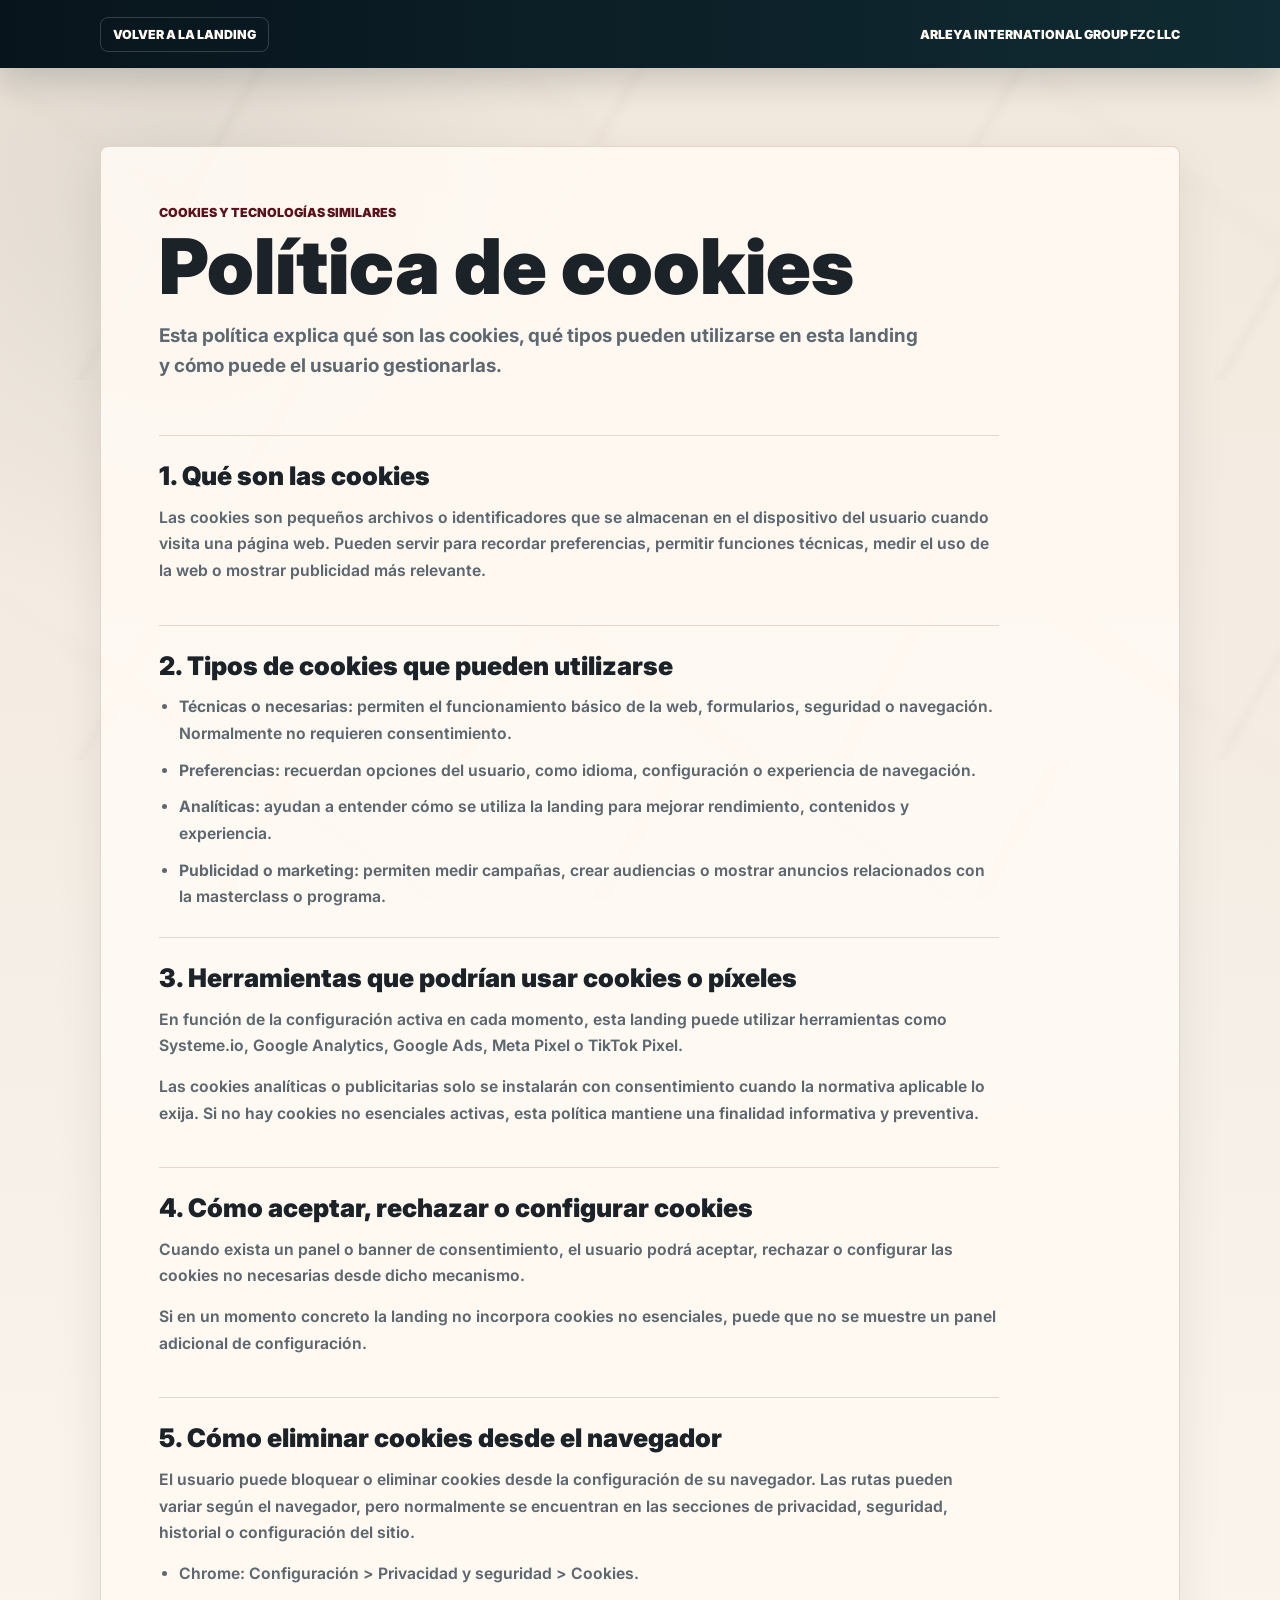
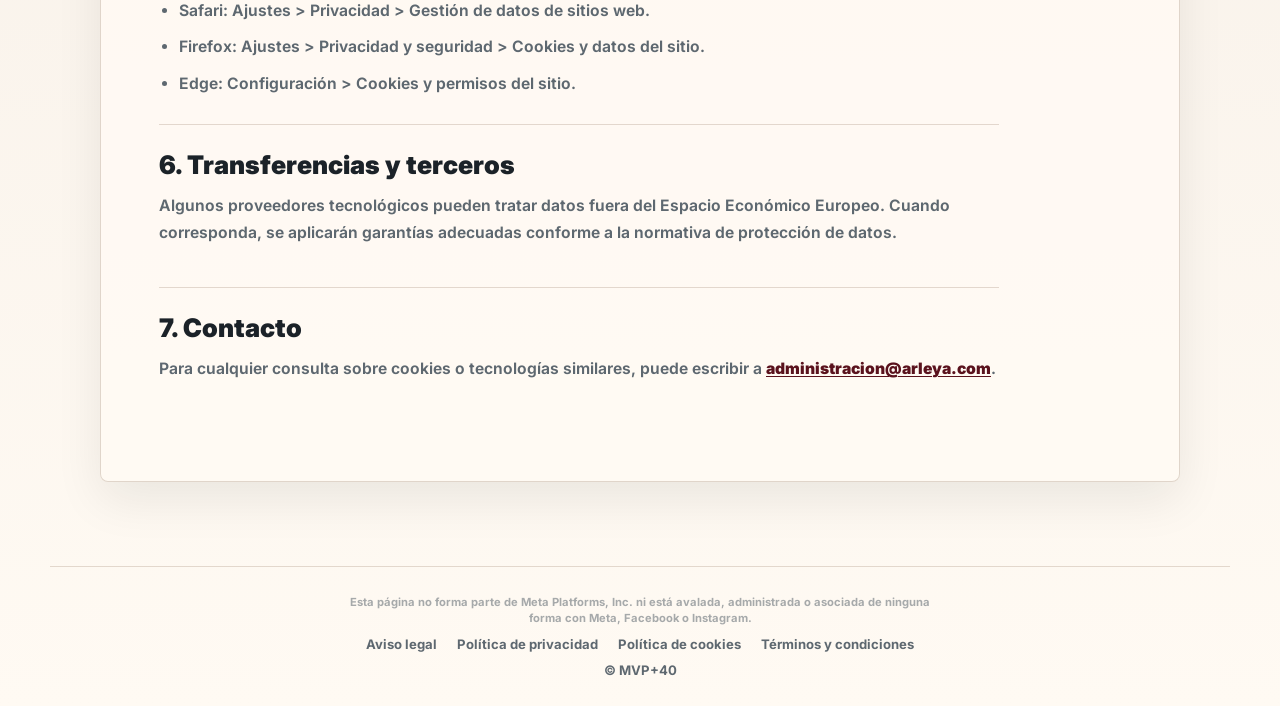
<file: cookies.html>
<!DOCTYPE html>
<html lang="es">
  <head>
    <meta charset="UTF-8" />
    <script id="Cookiebot" src="https://consent.cookiebot.com/uc.js" data-cbid="f9d0cd15-79f0-4191-b003-bef30c172c28" data-blockingmode="auto" type="text/javascript"></script>
    <meta name="viewport" content="width=device-width, initial-scale=1.0" />
    <title>Política de cookies | ARLEYA INTERNATIONAL GROUP FZC LLC</title>
    <link rel="preconnect" href="https://fonts.googleapis.com" />
    <link rel="preconnect" href="https://fonts.gstatic.com" crossorigin />
    <link
      href="https://fonts.googleapis.com/css2?family=Inter:wght@400;500;600;700;800;900&display=swap"
      rel="stylesheet"
    />
    <link rel="stylesheet" href="styles.css" />
  </head>
  <body class="legal-page">
    <header class="legal-header">
      <div class="legal-header__inner">
        <a class="legal-back" href="index.html">Volver a la landing</a>
        <span>ARLEYA INTERNATIONAL GROUP FZC LLC</span>
      </div>
    </header>

    <main class="legal-main">
      <article class="legal-card">
        <p class="legal-kicker">Cookies y tecnologías similares</p>
        <h1 class="legal-title">Política de cookies</h1>
        <p class="legal-lead">
          Esta política explica qué son las cookies, qué tipos pueden utilizarse en esta landing y
          cómo puede el usuario gestionarlas.
        </p>

        <section class="legal-section">
          <h2>1. Qué son las cookies</h2>
          <p>
            Las cookies son pequeños archivos o identificadores que se almacenan en el dispositivo
            del usuario cuando visita una página web. Pueden servir para recordar preferencias,
            permitir funciones técnicas, medir el uso de la web o mostrar publicidad más relevante.
          </p>
        </section>

        <section class="legal-section">
          <h2>2. Tipos de cookies que pueden utilizarse</h2>
          <ul class="legal-list">
            <li>
              <strong>Técnicas o necesarias:</strong> permiten el funcionamiento básico de la web,
              formularios, seguridad o navegación. Normalmente no requieren consentimiento.
            </li>
            <li>
              <strong>Preferencias:</strong> recuerdan opciones del usuario, como idioma,
              configuración o experiencia de navegación.
            </li>
            <li>
              <strong>Analíticas:</strong> ayudan a entender cómo se utiliza la landing para
              mejorar rendimiento, contenidos y experiencia.
            </li>
            <li>
              <strong>Publicidad o marketing:</strong> permiten medir campañas, crear audiencias o
              mostrar anuncios relacionados con la masterclass o programa.
            </li>
          </ul>
        </section>

        <section class="legal-section">
          <h2>3. Herramientas que podrían usar cookies o píxeles</h2>
          <p>
            En función de la configuración activa en cada momento, esta landing puede utilizar
            herramientas como Systeme.io, Google Analytics, Google Ads, Meta Pixel o TikTok Pixel.
          </p>
          <p>
            Las cookies analíticas o publicitarias solo se instalarán con consentimiento cuando la
            normativa aplicable lo exija. Si no hay cookies no esenciales activas, esta política
            mantiene una finalidad informativa y preventiva.
          </p>
        </section>

        <section class="legal-section">
          <h2>4. Cómo aceptar, rechazar o configurar cookies</h2>
          <p>
            Cuando exista un panel o banner de consentimiento, el usuario podrá aceptar, rechazar o
            configurar las cookies no necesarias desde dicho mecanismo.
          </p>
          <p>
            Si en un momento concreto la landing no incorpora cookies no esenciales, puede que no
            se muestre un panel adicional de configuración.
          </p>
        </section>

        <section class="legal-section">
          <h2>5. Cómo eliminar cookies desde el navegador</h2>
          <p>
            El usuario puede bloquear o eliminar cookies desde la configuración de su navegador.
            Las rutas pueden variar según el navegador, pero normalmente se encuentran en las
            secciones de privacidad, seguridad, historial o configuración del sitio.
          </p>
          <ul class="legal-list">
            <li>Chrome: Configuración &gt; Privacidad y seguridad &gt; Cookies.</li>
            <li>Safari: Ajustes &gt; Privacidad &gt; Gestión de datos de sitios web.</li>
            <li>Firefox: Ajustes &gt; Privacidad y seguridad &gt; Cookies y datos del sitio.</li>
            <li>Edge: Configuración &gt; Cookies y permisos del sitio.</li>
          </ul>
        </section>

        <section class="legal-section">
          <h2>6. Transferencias y terceros</h2>
          <p>
            Algunos proveedores tecnológicos pueden tratar datos fuera del Espacio Económico
            Europeo. Cuando corresponda, se aplicarán garantías adecuadas conforme a la normativa
            de protección de datos.
          </p>
        </section>

        <section class="legal-section">
          <h2>7. Contacto</h2>
          <p>
            Para cualquier consulta sobre cookies o tecnologías similares, puede escribir a
            <a href="mailto:administracion@arleya.com">administracion@arleya.com</a>.
          </p>
        </section>
      </article>
    </main>

    <footer class="thanks-footer">
      <p class="thanks-footer__disclaimer">Esta página no forma parte de Meta Platforms, Inc. ni está avalada, administrada o asociada de ninguna forma con Meta, Facebook o Instagram.</p>
      <div class="thanks-footer__links">
        <a href="aviso-legal.html">Aviso legal</a>
        <a href="privacidad.html">Política de privacidad</a>
        <a href="cookies.html">Política de cookies</a>
        <a href="terminos.html">Términos y condiciones</a>
      </div>
      <span>© MVP+40</span>
    </footer>
  </body>
</html>
</file>
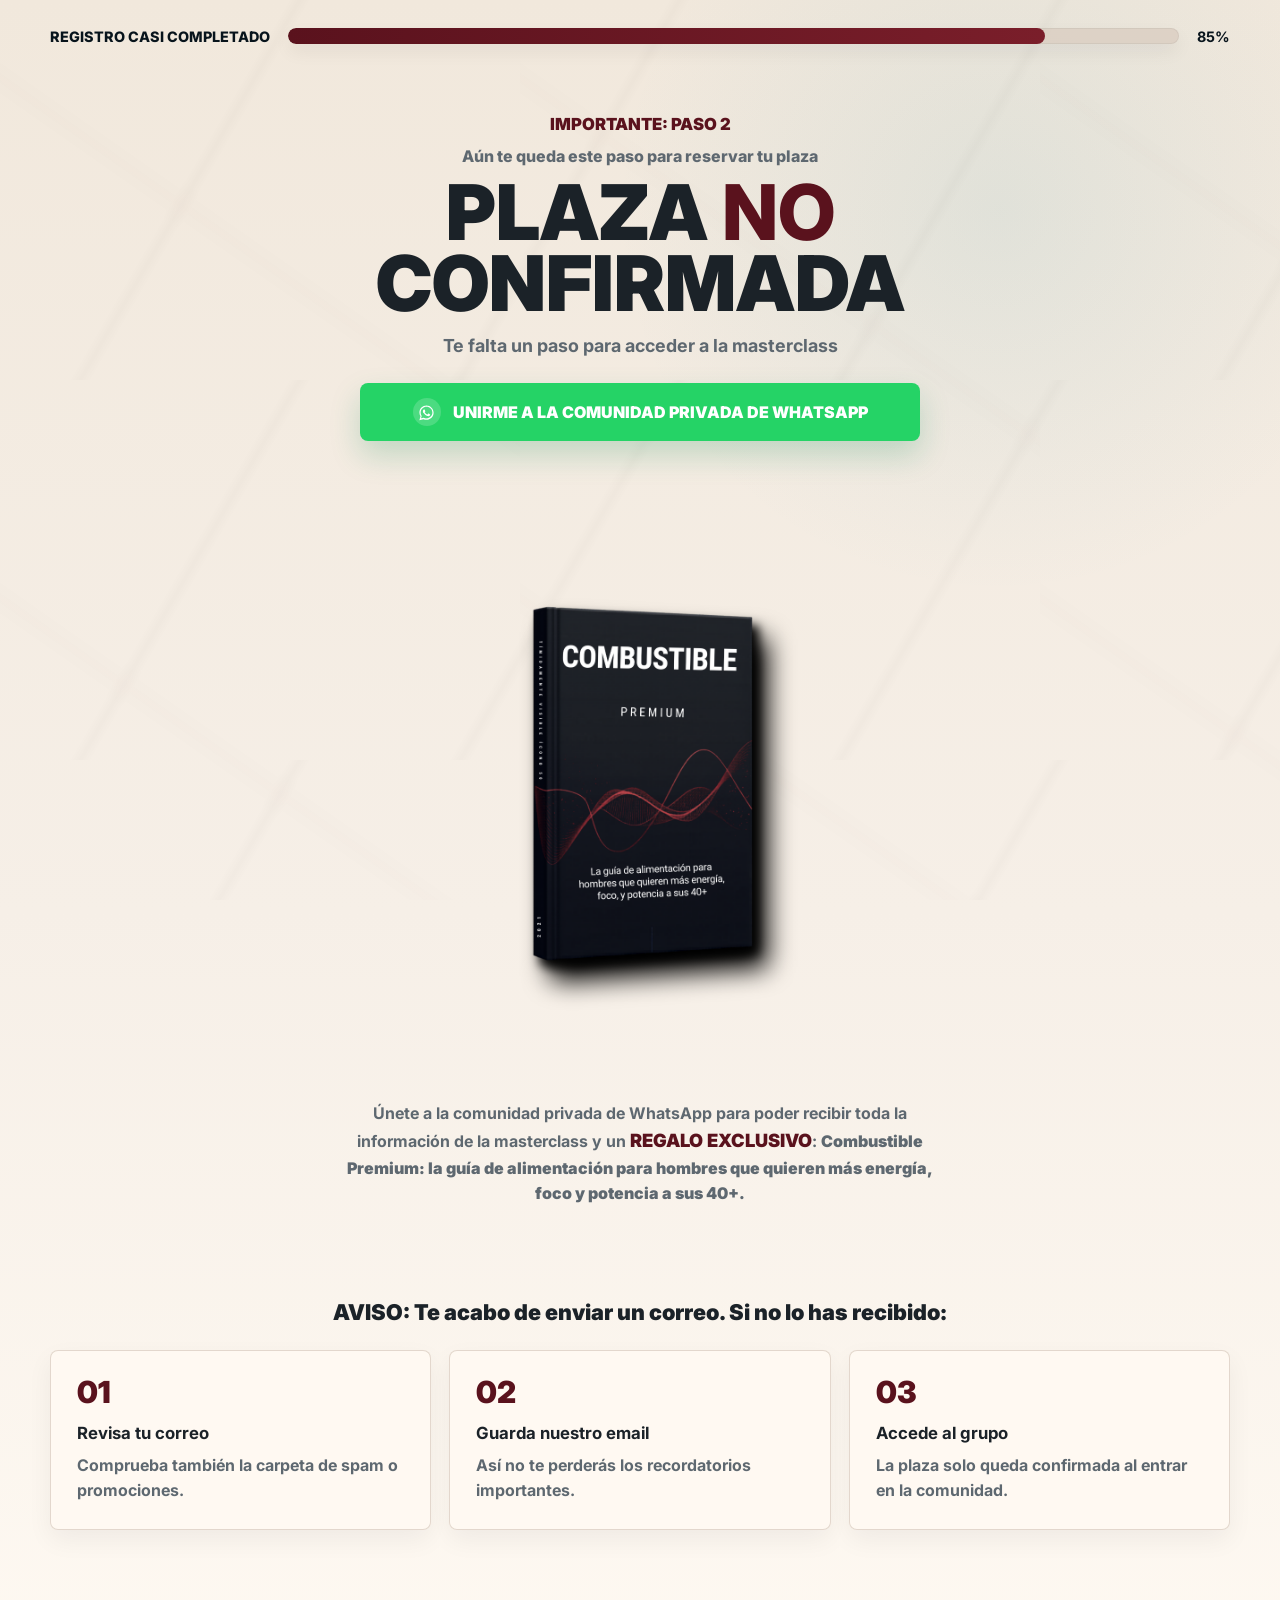
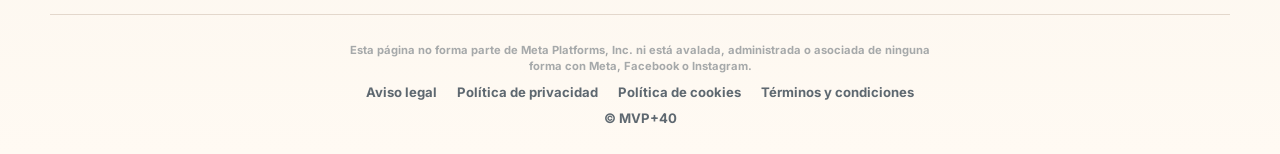
<file: gracias.html>
<!DOCTYPE html>
<html lang="es">
  <head>
    <meta charset="UTF-8" />
    <script id="Cookiebot" src="https://consent.cookiebot.com/uc.js" data-cbid="f9d0cd15-79f0-4191-b003-bef30c172c28" data-blockingmode="auto" type="text/javascript"></script>
    <meta name="viewport" content="width=device-width, initial-scale=1.0" />
    <title>Registro casi completado</title>
    <link rel="preconnect" href="https://fonts.googleapis.com" />
    <link rel="preconnect" href="https://fonts.gstatic.com" crossorigin />
    <link
      href="https://fonts.googleapis.com/css2?family=Inter:wght@400;500;600;700;800;900&display=swap"
      rel="stylesheet"
    />
    <link rel="stylesheet" href="styles.css" />
  </head>
  <body class="thanks-page thanks-page--pending">
    <header class="thanks-progress" aria-label="Progreso del registro">
      <div class="thanks-progress__inner">
        <span>REGISTRO CASI COMPLETADO</span>
        <div class="thanks-progress__track" aria-hidden="true">
          <div class="thanks-progress__bar"></div>
        </div>
        <strong>85%</strong>
      </div>
    </header>

    <main class="thanks-main">
      <section class="thanks-hero">
        <div class="thanks-hero__content">
          <p class="thanks-kicker">IMPORTANTE: PASO 2</p>
          <p class="thanks-alert">Aún te queda este paso para reservar tu plaza</p>
          <h1>
            PLAZA
            <span class="thanks-title__no">
              NO
              <svg
                class="thanks-title__no-mark"
                viewBox="0 0 120 18"
                aria-hidden="true"
                focusable="false"
              >
                <path d="M4 11 C22 17, 45 4, 64 9 C82 14, 96 5, 116 10" />
              </svg>
            </span>
            CONFIRMADA
          </h1>
          <p class="thanks-subtitle">Te falta un paso para acceder a la masterclass</p>

          <a class="whatsapp-cta" href="confirmado.html">
            <span class="whatsapp-icon" aria-hidden="true">
              <svg viewBox="0 0 32 32" focusable="false">
                <path
                  d="M16.02 4.02c-6.6 0-11.96 5.34-11.96 11.92 0 2.26.64 4.46 1.84 6.36L4 29l6.9-1.82a11.9 11.9 0 0 0 5.12 1.16c6.6 0 11.96-5.34 11.96-11.92S22.62 4.02 16.02 4.02Zm0 22.16c-1.68 0-3.32-.42-4.78-1.22l-.34-.2-4.08 1.08 1.08-3.98-.22-.36a10.13 10.13 0 0 1-1.54-5.56c0-5.42 4.42-9.82 9.88-9.82s9.88 4.4 9.88 9.82-4.42 9.82-9.88 9.82Zm5.44-7.36c-.3-.14-1.76-.86-2.04-.96-.28-.1-.48-.14-.68.14-.2.3-.78.96-.96 1.16-.18.2-.36.22-.66.08-.3-.14-1.26-.46-2.4-1.48-.88-.78-1.48-1.76-1.66-2.06-.18-.3-.02-.46.14-.6.14-.14.3-.36.46-.54.16-.18.2-.3.3-.5.1-.2.04-.38-.02-.54-.08-.14-.68-1.64-.94-2.24-.24-.58-.5-.5-.68-.5h-.58c-.2 0-.52.08-.8.38-.28.3-1.06 1.04-1.06 2.54s1.08 2.94 1.24 3.14c.14.2 2.14 3.28 5.2 4.6.72.32 1.3.5 1.74.64.74.24 1.4.2 1.92.12.6-.08 1.76-.72 2-1.42.24-.7.24-1.3.16-1.42-.08-.12-.28-.2-.58-.34Z"
                />
              </svg>
            </span>
            Unirme a la comunidad privada de WhatsApp
          </a>

          <aside class="bonus-card thanks-resource" aria-label="Recurso gratuito exclusivo">
            <div class="bonus-mockup">
              <img
                class="bonus-mockup__image"
                src="assets/combustible_premium_mockup_con_sombra.png"
                alt="Combustible Premium, guía de alimentación para hombres"
              />
            </div>
          </aside>

          <p class="thanks-copy">
            Únete a la comunidad privada de WhatsApp para poder recibir toda la información de la
            masterclass y un <span class="thanks-accent">REGALO EXCLUSIVO</span>:
            <strong>
              Combustible Premium: la guía de alimentación para hombres que quieren más energía,
              foco y potencia a sus 40+.
            </strong>
          </p>
        </div>
      </section>

      <div class="thanks-help-intro">
        AVISO: Te acabo de enviar un correo. Si no lo has recibido:
      </div>

      <section class="help-grid" aria-label="Pasos recomendados">
        <article>
          <span>01</span>
          <h2>Revisa tu correo</h2>
          <p>Comprueba también la carpeta de spam o promociones.</p>
        </article>
        <article>
          <span>02</span>
          <h2>Guarda nuestro email</h2>
          <p>Así no te perderás los recordatorios importantes.</p>
        </article>
        <article>
          <span>03</span>
          <h2>Accede al grupo</h2>
          <p>La plaza solo queda confirmada al entrar en la comunidad.</p>
        </article>
      </section>
    </main>

    <footer class="thanks-footer">
      <p class="thanks-footer__disclaimer">Esta página no forma parte de Meta Platforms, Inc. ni está avalada, administrada o asociada de ninguna forma con Meta, Facebook o Instagram.</p>
      <div class="thanks-footer__links">
        <a href="aviso-legal.html">Aviso legal</a>
        <a href="privacidad.html">Política de privacidad</a>
        <a href="cookies.html">Política de cookies</a>
        <a href="terminos.html">Términos y condiciones</a>
      </div>
      <span>© MVP+40</span>
    </footer>

    <script src="script.js"></script>
  </body>
</html>
</file>
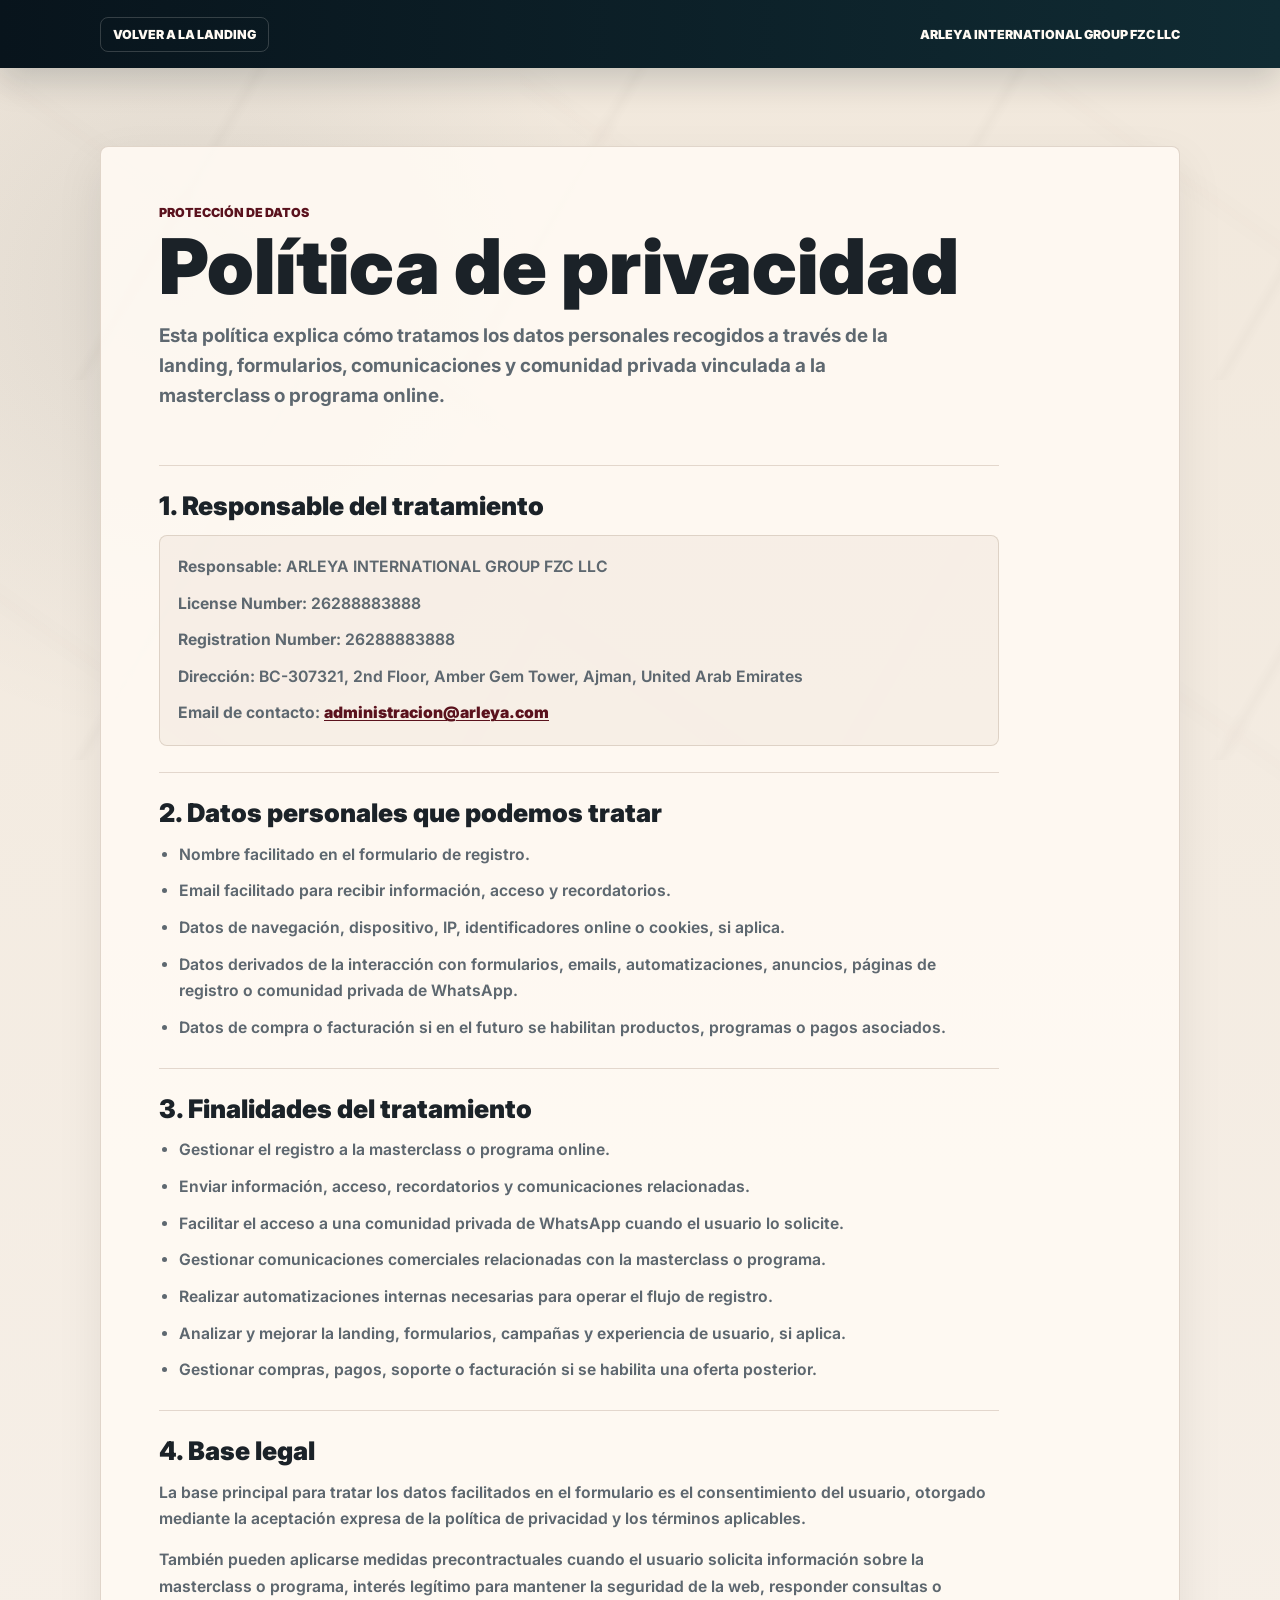
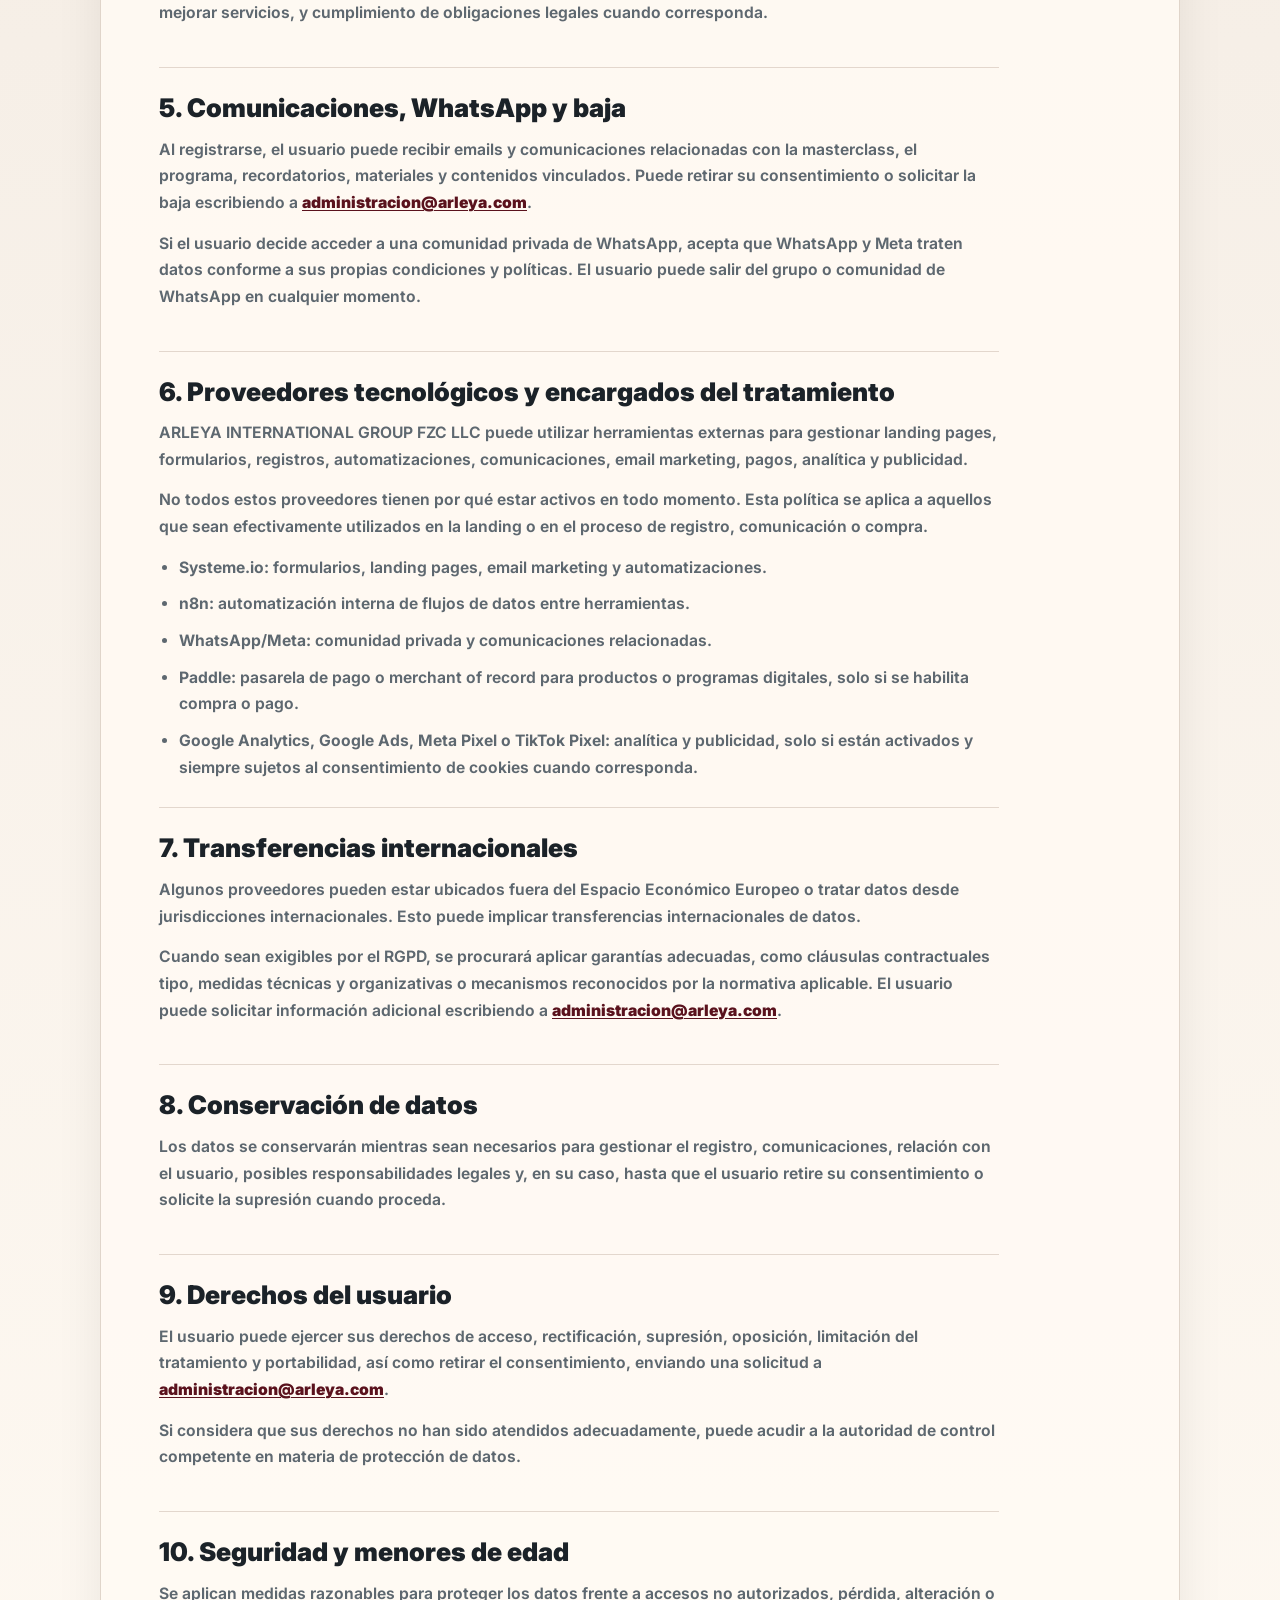
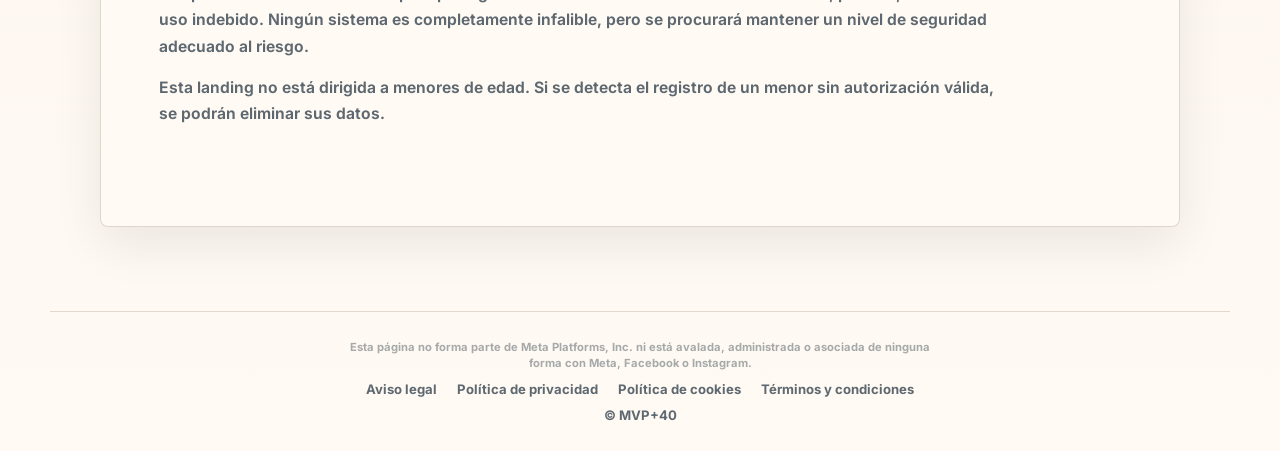
<file: privacidad.html>
<!DOCTYPE html>
<html lang="es">
  <head>
    <meta charset="UTF-8" />
    <script id="Cookiebot" src="https://consent.cookiebot.com/uc.js" data-cbid="f9d0cd15-79f0-4191-b003-bef30c172c28" data-blockingmode="auto" type="text/javascript"></script>
    <meta name="viewport" content="width=device-width, initial-scale=1.0" />
    <title>Política de privacidad | ARLEYA INTERNATIONAL GROUP FZC LLC</title>
    <link rel="preconnect" href="https://fonts.googleapis.com" />
    <link rel="preconnect" href="https://fonts.gstatic.com" crossorigin />
    <link
      href="https://fonts.googleapis.com/css2?family=Inter:wght@400;500;600;700;800;900&display=swap"
      rel="stylesheet"
    />
    <link rel="stylesheet" href="styles.css" />
  </head>
  <body class="legal-page">
    <header class="legal-header">
      <div class="legal-header__inner">
        <a class="legal-back" href="index.html">Volver a la landing</a>
        <span>ARLEYA INTERNATIONAL GROUP FZC LLC</span>
      </div>
    </header>

    <main class="legal-main">
      <article class="legal-card">
        <p class="legal-kicker">Protección de datos</p>
        <h1 class="legal-title">Política de privacidad</h1>
        <p class="legal-lead">
          Esta política explica cómo tratamos los datos personales recogidos a través de la
          landing, formularios, comunicaciones y comunidad privada vinculada a la masterclass o
          programa online.
        </p>

        <section class="legal-section">
          <h2>1. Responsable del tratamiento</h2>
          <div class="legal-meta">
            <p><strong>Responsable:</strong> ARLEYA INTERNATIONAL GROUP FZC LLC</p>
            <p><strong>License Number:</strong> 26288883888</p>
            <p><strong>Registration Number:</strong> 26288883888</p>
            <p>
              <strong>Dirección:</strong> BC-307321, 2nd Floor, Amber Gem Tower, Ajman,
              United Arab Emirates
            </p>
            <p>
              <strong>Email de contacto:</strong>
              <a href="mailto:administracion@arleya.com">administracion@arleya.com</a>
            </p>
          </div>
        </section>

        <section class="legal-section">
          <h2>2. Datos personales que podemos tratar</h2>
          <ul class="legal-list">
            <li>Nombre facilitado en el formulario de registro.</li>
            <li>Email facilitado para recibir información, acceso y recordatorios.</li>
            <li>Datos de navegación, dispositivo, IP, identificadores online o cookies, si aplica.</li>
            <li>
              Datos derivados de la interacción con formularios, emails, automatizaciones,
              anuncios, páginas de registro o comunidad privada de WhatsApp.
            </li>
            <li>
              Datos de compra o facturación si en el futuro se habilitan productos, programas o
              pagos asociados.
            </li>
          </ul>
        </section>

        <section class="legal-section">
          <h2>3. Finalidades del tratamiento</h2>
          <ul class="legal-list">
            <li>Gestionar el registro a la masterclass o programa online.</li>
            <li>Enviar información, acceso, recordatorios y comunicaciones relacionadas.</li>
            <li>Facilitar el acceso a una comunidad privada de WhatsApp cuando el usuario lo solicite.</li>
            <li>Gestionar comunicaciones comerciales relacionadas con la masterclass o programa.</li>
            <li>Realizar automatizaciones internas necesarias para operar el flujo de registro.</li>
            <li>Analizar y mejorar la landing, formularios, campañas y experiencia de usuario, si aplica.</li>
            <li>Gestionar compras, pagos, soporte o facturación si se habilita una oferta posterior.</li>
          </ul>
        </section>

        <section class="legal-section">
          <h2>4. Base legal</h2>
          <p>
            La base principal para tratar los datos facilitados en el formulario es el
            consentimiento del usuario, otorgado mediante la aceptación expresa de la política de
            privacidad y los términos aplicables.
          </p>
          <p>
            También pueden aplicarse medidas precontractuales cuando el usuario solicita
            información sobre la masterclass o programa, interés legítimo para mantener la seguridad
            de la web, responder consultas o mejorar servicios, y cumplimiento de obligaciones
            legales cuando corresponda.
          </p>
        </section>

        <section class="legal-section">
          <h2>5. Comunicaciones, WhatsApp y baja</h2>
          <p>
            Al registrarse, el usuario puede recibir emails y comunicaciones relacionadas con la
            masterclass, el programa, recordatorios, materiales y contenidos vinculados. Puede
            retirar su consentimiento o solicitar la baja escribiendo a
            <a href="mailto:administracion@arleya.com">administracion@arleya.com</a>.
          </p>
          <p>
            Si el usuario decide acceder a una comunidad privada de WhatsApp, acepta que WhatsApp y
            Meta traten datos conforme a sus propias condiciones y políticas. El usuario puede salir
            del grupo o comunidad de WhatsApp en cualquier momento.
          </p>
        </section>

        <section class="legal-section">
          <h2>6. Proveedores tecnológicos y encargados del tratamiento</h2>
          <p>
            ARLEYA INTERNATIONAL GROUP FZC LLC puede utilizar herramientas externas para gestionar
            landing pages, formularios, registros, automatizaciones, comunicaciones, email
            marketing, pagos, analítica y publicidad.
          </p>
          <p>
            No todos estos proveedores tienen por qué estar activos en todo momento. Esta política
            se aplica a aquellos que sean efectivamente utilizados en la landing o en el proceso de
            registro, comunicación o compra.
          </p>
          <ul class="legal-list">
            <li><strong>Systeme.io:</strong> formularios, landing pages, email marketing y automatizaciones.</li>
            <li><strong>n8n:</strong> automatización interna de flujos de datos entre herramientas.</li>
            <li><strong>WhatsApp/Meta:</strong> comunidad privada y comunicaciones relacionadas.</li>
            <li>
              <strong>Paddle:</strong> pasarela de pago o merchant of record para productos o
              programas digitales, solo si se habilita compra o pago.
            </li>
            <li>
              <strong>Google Analytics, Google Ads, Meta Pixel o TikTok Pixel:</strong> analítica
              y publicidad, solo si están activados y siempre sujetos al consentimiento de cookies
              cuando corresponda.
            </li>
          </ul>
        </section>

        <section class="legal-section">
          <h2>7. Transferencias internacionales</h2>
          <p>
            Algunos proveedores pueden estar ubicados fuera del Espacio Económico Europeo o tratar
            datos desde jurisdicciones internacionales. Esto puede implicar transferencias
            internacionales de datos.
          </p>
          <p>
            Cuando sean exigibles por el RGPD, se procurará aplicar garantías adecuadas, como
            cláusulas contractuales tipo, medidas técnicas y organizativas o mecanismos reconocidos
            por la normativa aplicable. El usuario puede solicitar información adicional escribiendo
            a <a href="mailto:administracion@arleya.com">administracion@arleya.com</a>.
          </p>
        </section>

        <section class="legal-section">
          <h2>8. Conservación de datos</h2>
          <p>
            Los datos se conservarán mientras sean necesarios para gestionar el registro,
            comunicaciones, relación con el usuario, posibles responsabilidades legales y, en su
            caso, hasta que el usuario retire su consentimiento o solicite la supresión cuando
            proceda.
          </p>
        </section>

        <section class="legal-section">
          <h2>9. Derechos del usuario</h2>
          <p>
            El usuario puede ejercer sus derechos de acceso, rectificación, supresión, oposición,
            limitación del tratamiento y portabilidad, así como retirar el consentimiento, enviando
            una solicitud a <a href="mailto:administracion@arleya.com">administracion@arleya.com</a>.
          </p>
          <p>
            Si considera que sus derechos no han sido atendidos adecuadamente, puede acudir a la
            autoridad de control competente en materia de protección de datos.
          </p>
        </section>

        <section class="legal-section">
          <h2>10. Seguridad y menores de edad</h2>
          <p>
            Se aplican medidas razonables para proteger los datos frente a accesos no autorizados,
            pérdida, alteración o uso indebido. Ningún sistema es completamente infalible, pero se
            procurará mantener un nivel de seguridad adecuado al riesgo.
          </p>
          <p>
            Esta landing no está dirigida a menores de edad. Si se detecta el registro de un menor
            sin autorización válida, se podrán eliminar sus datos.
          </p>
        </section>
      </article>
    </main>

    <footer class="thanks-footer">
      <p class="thanks-footer__disclaimer">Esta página no forma parte de Meta Platforms, Inc. ni está avalada, administrada o asociada de ninguna forma con Meta, Facebook o Instagram.</p>
      <div class="thanks-footer__links">
        <a href="aviso-legal.html">Aviso legal</a>
        <a href="privacidad.html">Política de privacidad</a>
        <a href="cookies.html">Política de cookies</a>
        <a href="terminos.html">Términos y condiciones</a>
      </div>
      <span>© MVP+40</span>
    </footer>
  </body>
</html>
</file>
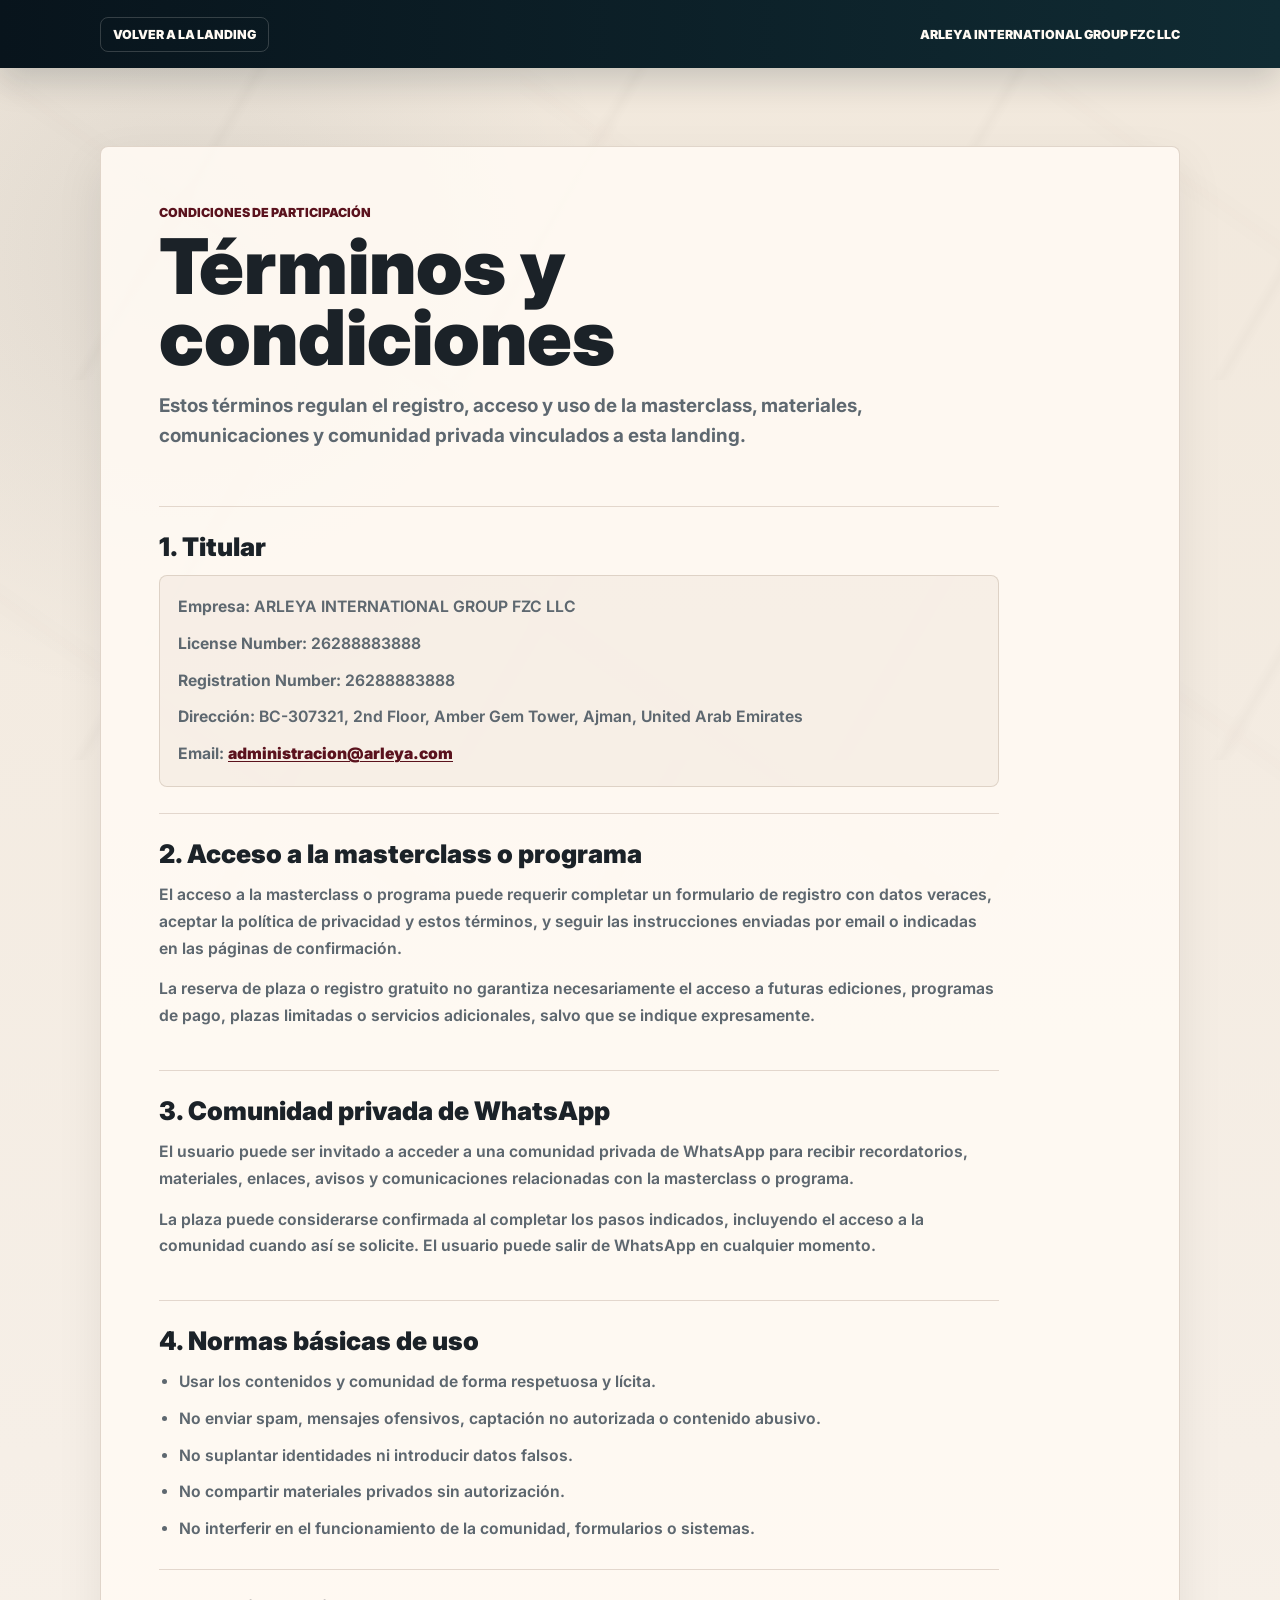
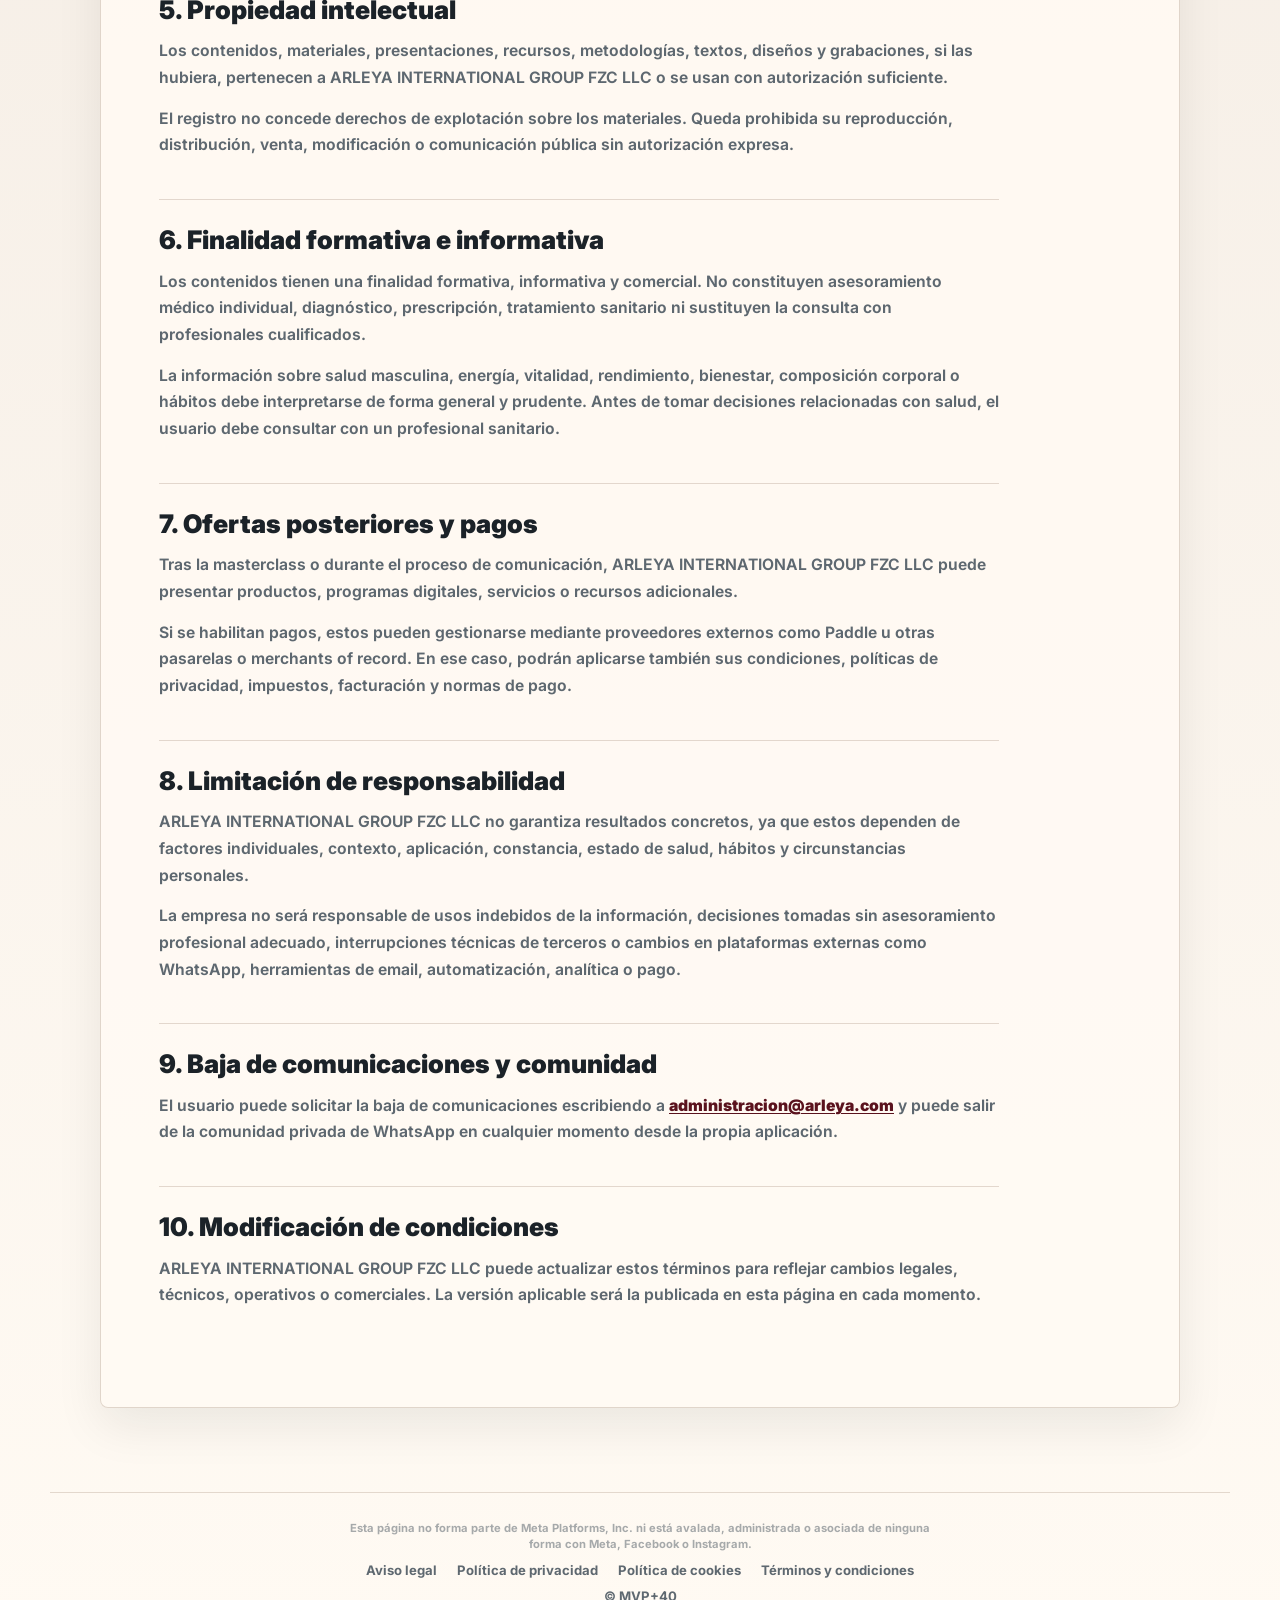
<file: terminos.html>
<!DOCTYPE html>
<html lang="es">
  <head>
    <meta charset="UTF-8" />
    <script id="Cookiebot" src="https://consent.cookiebot.com/uc.js" data-cbid="f9d0cd15-79f0-4191-b003-bef30c172c28" data-blockingmode="auto" type="text/javascript"></script>
    <meta name="viewport" content="width=device-width, initial-scale=1.0" />
    <title>Términos y condiciones | ARLEYA INTERNATIONAL GROUP FZC LLC</title>
    <link rel="preconnect" href="https://fonts.googleapis.com" />
    <link rel="preconnect" href="https://fonts.gstatic.com" crossorigin />
    <link
      href="https://fonts.googleapis.com/css2?family=Inter:wght@400;500;600;700;800;900&display=swap"
      rel="stylesheet"
    />
    <link rel="stylesheet" href="styles.css" />
  </head>
  <body class="legal-page">
    <header class="legal-header">
      <div class="legal-header__inner">
        <a class="legal-back" href="index.html">Volver a la landing</a>
        <span>ARLEYA INTERNATIONAL GROUP FZC LLC</span>
      </div>
    </header>

    <main class="legal-main">
      <article class="legal-card">
        <p class="legal-kicker">Condiciones de participación</p>
        <h1 class="legal-title">Términos y condiciones</h1>
        <p class="legal-lead">
          Estos términos regulan el registro, acceso y uso de la masterclass, materiales,
          comunicaciones y comunidad privada vinculados a esta landing.
        </p>

        <section class="legal-section">
          <h2>1. Titular</h2>
          <div class="legal-meta">
            <p><strong>Empresa:</strong> ARLEYA INTERNATIONAL GROUP FZC LLC</p>
            <p><strong>License Number:</strong> 26288883888</p>
            <p><strong>Registration Number:</strong> 26288883888</p>
            <p>
              <strong>Dirección:</strong> BC-307321, 2nd Floor, Amber Gem Tower, Ajman,
              United Arab Emirates
            </p>
            <p>
              <strong>Email:</strong>
              <a href="mailto:administracion@arleya.com">administracion@arleya.com</a>
            </p>
          </div>
        </section>

        <section class="legal-section">
          <h2>2. Acceso a la masterclass o programa</h2>
          <p>
            El acceso a la masterclass o programa puede requerir completar un formulario de registro
            con datos veraces, aceptar la política de privacidad y estos términos, y seguir las
            instrucciones enviadas por email o indicadas en las páginas de confirmación.
          </p>
          <p>
            La reserva de plaza o registro gratuito no garantiza necesariamente el acceso a futuras
            ediciones, programas de pago, plazas limitadas o servicios adicionales, salvo que se
            indique expresamente.
          </p>
        </section>

        <section class="legal-section">
          <h2>3. Comunidad privada de WhatsApp</h2>
          <p>
            El usuario puede ser invitado a acceder a una comunidad privada de WhatsApp para recibir
            recordatorios, materiales, enlaces, avisos y comunicaciones relacionadas con la
            masterclass o programa.
          </p>
          <p>
            La plaza puede considerarse confirmada al completar los pasos indicados, incluyendo el
            acceso a la comunidad cuando así se solicite. El usuario puede salir de WhatsApp en
            cualquier momento.
          </p>
        </section>

        <section class="legal-section">
          <h2>4. Normas básicas de uso</h2>
          <ul class="legal-list">
            <li>Usar los contenidos y comunidad de forma respetuosa y lícita.</li>
            <li>No enviar spam, mensajes ofensivos, captación no autorizada o contenido abusivo.</li>
            <li>No suplantar identidades ni introducir datos falsos.</li>
            <li>No compartir materiales privados sin autorización.</li>
            <li>No interferir en el funcionamiento de la comunidad, formularios o sistemas.</li>
          </ul>
        </section>

        <section class="legal-section">
          <h2>5. Propiedad intelectual</h2>
          <p>
            Los contenidos, materiales, presentaciones, recursos, metodologías, textos, diseños y
            grabaciones, si las hubiera, pertenecen a ARLEYA INTERNATIONAL GROUP FZC LLC o se usan
            con autorización suficiente.
          </p>
          <p>
            El registro no concede derechos de explotación sobre los materiales. Queda prohibida su
            reproducción, distribución, venta, modificación o comunicación pública sin autorización
            expresa.
          </p>
        </section>

        <section class="legal-section">
          <h2>6. Finalidad formativa e informativa</h2>
          <p>
            Los contenidos tienen una finalidad formativa, informativa y comercial. No constituyen
            asesoramiento médico individual, diagnóstico, prescripción, tratamiento sanitario ni
            sustituyen la consulta con profesionales cualificados.
          </p>
          <p>
            La información sobre salud masculina, energía, vitalidad, rendimiento, bienestar,
            composición corporal o hábitos debe interpretarse de forma general y prudente. Antes de
            tomar decisiones relacionadas con salud, el usuario debe consultar con un profesional
            sanitario.
          </p>
        </section>

        <section class="legal-section">
          <h2>7. Ofertas posteriores y pagos</h2>
          <p>
            Tras la masterclass o durante el proceso de comunicación, ARLEYA INTERNATIONAL GROUP FZC
            LLC puede presentar productos, programas digitales, servicios o recursos adicionales.
          </p>
          <p>
            Si se habilitan pagos, estos pueden gestionarse mediante proveedores externos como
            Paddle u otras pasarelas o merchants of record. En ese caso, podrán aplicarse también
            sus condiciones, políticas de privacidad, impuestos, facturación y normas de pago.
          </p>
        </section>

        <section class="legal-section">
          <h2>8. Limitación de responsabilidad</h2>
          <p>
            ARLEYA INTERNATIONAL GROUP FZC LLC no garantiza resultados concretos, ya que estos
            dependen de factores individuales, contexto, aplicación, constancia, estado de salud,
            hábitos y circunstancias personales.
          </p>
          <p>
            La empresa no será responsable de usos indebidos de la información, decisiones tomadas
            sin asesoramiento profesional adecuado, interrupciones técnicas de terceros o cambios en
            plataformas externas como WhatsApp, herramientas de email, automatización, analítica o
            pago.
          </p>
        </section>

        <section class="legal-section">
          <h2>9. Baja de comunicaciones y comunidad</h2>
          <p>
            El usuario puede solicitar la baja de comunicaciones escribiendo a
            <a href="mailto:administracion@arleya.com">administracion@arleya.com</a> y puede salir
            de la comunidad privada de WhatsApp en cualquier momento desde la propia aplicación.
          </p>
        </section>

        <section class="legal-section">
          <h2>10. Modificación de condiciones</h2>
          <p>
            ARLEYA INTERNATIONAL GROUP FZC LLC puede actualizar estos términos para reflejar cambios
            legales, técnicos, operativos o comerciales. La versión aplicable será la publicada en
            esta página en cada momento.
          </p>
        </section>
      </article>
    </main>

    <footer class="thanks-footer">
      <p class="thanks-footer__disclaimer">Esta página no forma parte de Meta Platforms, Inc. ni está avalada, administrada o asociada de ninguna forma con Meta, Facebook o Instagram.</p>
      <div class="thanks-footer__links">
        <a href="aviso-legal.html">Aviso legal</a>
        <a href="privacidad.html">Política de privacidad</a>
        <a href="cookies.html">Política de cookies</a>
        <a href="terminos.html">Términos y condiciones</a>
      </div>
      <span>© MVP+40</span>
    </footer>
  </body>
</html>
</file>
<file: styles.css>
:root {
  --ink: #1b2228;
  --muted: #5e6870;
  --cream: #f1e8dc;
  --paper: #fffaf3;
  --line: #d8cbbe;
  --accent: #7a1e2a;
  --accent-dark: #5a121d;
  --accent-strong: #a6404a;
  --tech: #2f8ea3;
  --deep: #08141c;
  --deep-2: #102b33;
  --graphite: #1b2228;
  --shadow: 0 18px 48px rgba(8, 20, 28, 0.1);
}

* {
  box-sizing: border-box;
}

html {
  scroll-behavior: smooth;
}

body {
  margin: 0;
  font-family: "Inter", system-ui, -apple-system, BlinkMacSystemFont, "Segoe UI", sans-serif;
  color: var(--ink);
  background:
    radial-gradient(circle at 14% 8%, rgba(8, 20, 28, 0.08), transparent 28rem),
    linear-gradient(180deg, #f1e8dc 0%, #f6efe7 45%, #fffaf3 100%);
}

body::before {
  content: "";
  position: fixed;
  inset: 0;
  pointer-events: none;
  opacity: 0.18;
  background-image:
    linear-gradient(120deg, transparent 0 48%, rgba(27, 34, 40, 0.1) 50%, transparent 52%),
    linear-gradient(35deg, transparent 0 47%, rgba(122, 30, 42, 0.05) 50%, transparent 53%);
  background-size: 380px 380px, 520px 520px;
  z-index: -1;
}

a {
  color: inherit;
  text-decoration: none;
}

.topbar {
  position: sticky;
  top: 0;
  z-index: 10;
  background: linear-gradient(90deg, var(--deep), var(--deep-2));
  color: #fffaf3;
  box-shadow: 0 12px 34px rgba(8, 20, 28, 0.22);
}

.topbar__inner {
  width: min(1180px, calc(100% - 32px));
  min-height: 64px;
  margin: 0 auto;
  display: grid;
  grid-template-columns: 1fr auto 1fr;
  align-items: center;
  gap: 24px;
}

.topbar__note {
  display: flex;
  align-items: center;
  gap: 10px;
  font-size: 0.88rem;
  font-weight: 700;
}

.status-dot {
  position: relative;
  flex: 0 0 auto;
  width: 12px;
  height: 12px;
  border-radius: 999px;
  background: #a6404a;
  box-shadow:
    0 0 0 4px rgba(122, 30, 42, 0.18),
    0 0 14px rgba(166, 64, 74, 0.68);
  animation: liveDotPulse 1.55s ease-in-out infinite;
}

.status-dot::after {
  content: "";
  position: absolute;
  inset: -6px;
  border-radius: inherit;
  border: 1px solid rgba(166, 64, 74, 0.5);
  animation: liveDotRing 1.55s ease-out infinite;
}

@keyframes liveDotPulse {
  0%,
  100% {
    transform: scale(0.92);
    box-shadow:
      0 0 0 4px rgba(122, 30, 42, 0.14),
      0 0 10px rgba(166, 64, 74, 0.5);
  }

  50% {
    transform: scale(1.08);
    box-shadow:
      0 0 0 5px rgba(122, 30, 42, 0.22),
      0 0 18px rgba(166, 64, 74, 0.9);
  }
}

@keyframes liveDotRing {
  0% {
    opacity: 0.7;
    transform: scale(0.62);
  }

  100% {
    opacity: 0;
    transform: scale(1.55);
  }
}

.timer {
  display: flex;
  gap: 8px;
}

.timer span {
  min-width: 62px;
  height: 38px;
  display: grid;
  place-items: center;
  padding: 4px 8px;
  border-radius: 8px;
  background: var(--paper);
  color: var(--deep);
  font-size: 0.68rem;
  font-weight: 800;
  line-height: 1;
  text-transform: uppercase;
}

.timer strong {
  font-size: 0.94rem;
}

.topbar__button {
  position: relative;
  isolation: isolate;
  overflow: hidden;
  justify-self: end;
  padding: 12px 22px;
  border-radius: 8px;
  background: var(--accent-dark);
  color: #fff;
  box-shadow:
    0 8px 18px rgba(8, 20, 28, 0.14),
    0 0 0 rgba(122, 30, 42, 0);
  font-weight: 900;
  font-size: 0.78rem;
  text-transform: uppercase;
  letter-spacing: 0;
  animation: liveButtonGlow 2.8s ease-in-out infinite;
}

.topbar__button::before {
  content: "";
  position: absolute;
  inset: -30% -42%;
  z-index: -1;
  background: linear-gradient(
    115deg,
    transparent 0 34%,
    rgba(255, 255, 255, 0.22) 46%,
    transparent 58% 100%
  );
  transform: translateX(-55%);
  animation: liveButtonShine 4.2s ease-in-out infinite;
}

@keyframes liveButtonGlow {
  0%,
  100% {
    box-shadow:
      0 8px 18px rgba(8, 20, 28, 0.14),
      0 0 0 rgba(122, 30, 42, 0);
  }

  50% {
    box-shadow:
      0 10px 24px rgba(8, 20, 28, 0.18),
      0 0 22px rgba(122, 30, 42, 0.45);
  }
}

@keyframes liveButtonShine {
  0%,
  42% {
    transform: translateX(-55%);
    opacity: 0;
  }

  52% {
    opacity: 1;
  }

  68%,
  100% {
    transform: translateX(55%);
    opacity: 0;
  }
}

.section-shell,
.section {
  width: min(1180px, calc(100% - 32px));
  margin: 0 auto;
}

.hero {
  position: relative;
  overflow: hidden;
  min-height: calc(100svh - 64px);
  display: grid;
  grid-template-columns: minmax(0, 0.74fr) minmax(320px, 0.76fr);
  gap: 0;
  align-items: center;
  padding: clamp(18px, 3.2vw, 38px) 0;
}

.hero__content {
  position: relative;
  z-index: 2;
  max-width: 540px;
}

.eyebrow {
  margin: 0 0 10px;
  color: var(--accent);
  font-weight: 900;
  font-size: 0.76rem;
  text-transform: uppercase;
  letter-spacing: 0;
}

.eyebrow--sentence {
  text-transform: none;
}

p.eyebrow.eyebrow--sentence {
  text-transform: none;
}

h1,
h2,
h3,
p {
  margin-top: 0;
}

h1 {
  max-width: 720px;
  margin-bottom: 10px;
  font-size: clamp(2rem, 4.15vw, 3.75rem);
  line-height: 0.95;
  letter-spacing: 0;
  font-weight: 800;
}

h1 span {
  color: var(--accent-dark);
  font-weight: 800;
}

.hero h1 {
  max-width: 560px;
  margin-bottom: 8px;
  font-size: clamp(1.38rem, 2.25vw, 2.08rem);
  line-height: 0.98;
}

.hero-accent,
.text-accent {
  color: var(--accent-dark);
}

.accent-animated {
  color: var(--accent);
  display: inline-block;
  animation: accentPulse 2.8s ease-in-out infinite;
}

.hero h1 .accent-animated {
  display: inline;
}

.mentor-section__heading .accent-animated {
  display: inline;
  white-space: nowrap;
}

.text-accent--animated {
  display: inline-block;
  animation: accentPulse 3s ease-in-out infinite;
}

@keyframes accentPulse {
  0%,
  100% {
    color: var(--accent);
    text-shadow: 0 0 0 rgba(122, 30, 42, 0);
  }

  50% {
    color: var(--accent-strong);
    text-shadow: 0 0 12px rgba(122, 30, 42, 0.18);
  }
}

.hero__lead {
  max-width: 520px;
  margin-bottom: 12px;
  color: var(--muted);
  font-size: clamp(0.82rem, 0.95vw, 0.92rem);
  line-height: 1.36;
  font-weight: 600;
}

.lead-form {
  width: min(560px, 100%);
  display: grid;
  gap: 7px;
}

.lead-form label:not(.check) span {
  position: absolute;
  width: 1px;
  height: 1px;
  overflow: hidden;
}

input {
  width: 100%;
  height: 42px;
  border: 1px solid var(--line);
  border-radius: 8px;
  background: rgba(255, 250, 243, 0.86);
  color: var(--ink);
  padding: 0 14px;
  font: inherit;
  font-weight: 600;
  outline: none;
  transition: border-color 0.2s ease, box-shadow 0.2s ease, background 0.2s ease;
}

input:focus {
  border-color: var(--accent);
  background: #fff;
  box-shadow: 0 0 0 3px rgba(122, 30, 42, 0.09);
}

input.is-error {
  border-color: rgba(122, 30, 42, 0.62);
  background: rgba(255, 250, 243, 0.94);
  box-shadow: 0 0 0 4px rgba(122, 30, 42, 0.09);
}

.check {
  display: flex;
  align-items: flex-start;
  gap: 8px;
  color: var(--muted);
  font-size: 0.72rem;
  font-weight: 700;
  line-height: 1.28;
}

.check input {
  width: 14px;
  height: 14px;
  margin-top: 1px;
  accent-color: var(--accent);
}

.check a {
  color: var(--accent-dark);
  font-weight: 900;
  text-decoration: underline;
  text-decoration-thickness: 1px;
  text-underline-offset: 2px;
}

.check a:hover {
  color: #481019;
}

.check.is-error {
  color: var(--accent-dark);
}

.check.is-error input {
  box-shadow: 0 0 0 4px rgba(122, 30, 42, 0.1);
}

button {
  height: 46px;
  border: 0;
  border-radius: 8px;
  background: var(--accent-dark);
  color: #fff;
  font: inherit;
  font-weight: 900;
  text-transform: uppercase;
  letter-spacing: 0;
  cursor: pointer;
  box-shadow: 0 10px 22px rgba(8, 20, 28, 0.14);
  transition: transform 0.2s ease, box-shadow 0.2s ease;
}

button:hover {
  transform: translateY(-2px);
  background: #481019;
  box-shadow: 0 12px 26px rgba(8, 20, 28, 0.18);
}

.form-message {
  min-height: 16px;
  margin: 0;
  color: var(--accent-dark);
  font-size: 0.78rem;
  font-weight: 800;
}

.form-message.is-success {
  color: #247068;
}

.hero__visual {
  position: absolute;
  right: 0;
  bottom: 0;
  z-index: 1;
  width: min(56vw, 640px);
  height: min(88vh, 94%);
  min-height: 0;
  transform: translateY(-20px);
  pointer-events: none;
}

.hero__visual--doctor {
  display: grid;
  align-items: end;
  justify-items: end;
  min-height: 0;
  overflow: visible;
}

.hero-doctor {
  position: relative;
  width: 100%;
  height: 100%;
  display: grid;
  place-items: end end;
  isolation: isolate;
}

.hero-doctor::before {
  content: none;
}

.hero-doctor::after {
  content: none;
}

.hero-doctor img {
  display: block;
  width: 100%;
  height: 100%;
  max-height: none;
  object-fit: contain;
  object-position: bottom right;
  filter: drop-shadow(0 28px 42px rgba(8, 20, 28, 0.16));
}

.portrait-card {
  position: relative;
  min-height: clamp(340px, 52svh, 440px);
  overflow: hidden;
  border: 1px solid rgba(216, 203, 190, 0.9);
  border-radius: 8px;
  background:
    linear-gradient(180deg, rgba(255, 250, 243, 0.45), transparent 38%),
    linear-gradient(150deg, #e8ddcf, #fffaf3 48%, #c7d4d2);
  box-shadow: var(--shadow);
}

.portrait-card__light {
  position: absolute;
  top: 0;
  left: 18%;
  width: 132px;
  height: 180px;
  background: radial-gradient(ellipse at top, rgba(255, 250, 243, 0.82), transparent 68%);
}

.mentor-portrait {
  position: absolute;
  right: -18px;
  bottom: 0;
  width: 78%;
  height: 88%;
  background:
    radial-gradient(circle at 48% 18%, #8b5147 0 8%, transparent 9%),
    radial-gradient(circle at 46% 19%, #f1bfa7 0 12%, transparent 13%),
    linear-gradient(142deg, transparent 0 35%, #d8d2ca 36% 62%, transparent 63%),
    linear-gradient(28deg, transparent 0 43%, #1b2228 44% 61%, transparent 62%),
    radial-gradient(ellipse at 50% 84%, #c8beb2 0 42%, transparent 43%);
  filter: drop-shadow(-14px 16px 20px rgba(8, 20, 28, 0.14));
}

.lesson-chip {
  position: absolute;
  left: 20px;
  bottom: 20px;
  width: min(240px, calc(100% - 40px));
  padding: 14px;
  border-radius: 8px;
  background: rgba(255, 250, 243, 0.9);
  box-shadow: 0 16px 42px rgba(8, 20, 28, 0.1);
  font-weight: 900;
}

.lesson-chip span {
  display: block;
  margin-bottom: 6px;
  color: var(--accent);
  font-size: 0.78rem;
  text-transform: uppercase;
}

.device-preview {
  position: absolute;
  right: 6%;
  bottom: -18px;
  width: 170px;
  height: 108px;
  padding: 9px;
  border-radius: 8px;
  background: var(--graphite);
  box-shadow: 0 18px 42px rgba(8, 20, 28, 0.18);
}

.device-preview__screen {
  height: 100%;
  display: grid;
  align-content: end;
  gap: 6px;
  padding: 14px;
  border-radius: 6px;
  background:
    linear-gradient(130deg, rgba(47, 142, 163, 0.28), transparent 48%),
    linear-gradient(180deg, #d9d0c6, #fffaf3);
}

.device-preview__screen span {
  width: 42px;
  height: 5px;
  border-radius: 999px;
  background: var(--tech);
}

.device-preview__screen strong {
  font-size: 0.88rem;
  line-height: 1.1;
}

.device-preview__screen small {
  color: var(--muted);
  font-weight: 800;
}

.section {
  padding: clamp(70px, 10vw, 118px) 0;
}

.section--cream {
  width: 100%;
  max-width: none;
  padding-left: max(16px, calc((100vw - 1180px) / 2));
  padding-right: max(16px, calc((100vw - 1180px) / 2));
  background: rgba(255, 250, 243, 0.72);
}

.section-heading {
  max-width: 760px;
  margin: 0 auto 40px;
  text-align: center;
}

.section-heading h2,
.final-cta h2 {
  margin-bottom: 0;
  font-size: clamp(1.9rem, 3.8vw, 3.4rem);
  line-height: 1;
  font-weight: 900;
}

.steps-grid,
.audience-grid {
  display: grid;
  grid-template-columns: repeat(3, 1fr);
  gap: 22px;
}

.number-card,
.audience-grid article,
.benefit-card {
  min-height: 320px;
  padding: 34px;
  border: 1px solid rgba(216, 203, 190, 0.72);
  border-radius: 8px;
  background: rgba(255, 250, 243, 0.88);
  box-shadow: 0 10px 26px rgba(8, 20, 28, 0.055);
}

.number-card span {
  display: block;
  margin-bottom: 22px;
  color: var(--accent-dark);
  font-size: clamp(2.2rem, 4vw, 3.6rem);
  line-height: 1;
  font-weight: 900;
}

.number-card h3,
.benefit-card h3 {
  margin-bottom: 12px;
  font-size: 1.12rem;
  line-height: 1.2;
}

.number-card p,
.benefit-card p,
.audience-grid p {
  margin: 0;
  color: var(--muted);
  line-height: 1.55;
  font-weight: 600;
}

.benefit-grid {
  display: grid;
  grid-template-columns: repeat(2, minmax(0, 1fr));
  gap: 24px;
  max-width: 940px;
  margin: 0 auto;
}

.benefit-card {
  min-height: 310px;
  display: grid;
  align-content: center;
  justify-items: center;
  text-align: center;
}

.benefit-card--outlined {
  border: 1px solid rgba(122, 30, 42, 0.34);
}

.icon {
  width: 82px;
  height: 82px;
  display: grid;
  place-items: center;
  margin-bottom: 22px;
  border: 2px solid currentColor;
  border-radius: 8px;
  color: var(--accent-dark);
  font-size: 2rem;
  font-weight: 900;
}

.icon svg {
  width: 48px;
  height: 48px;
  fill: none;
  stroke: currentColor;
  stroke-width: 1.8;
  stroke-linecap: round;
  stroke-linejoin: round;
}

.audience-grid article {
  min-height: 250px;
  align-content: start;
}

.audience-grid span {
  display: grid;
  place-items: center;
  width: 40px;
  height: 40px;
  margin-bottom: 28px;
  border-radius: 8px;
  background: rgba(122, 30, 42, 0.06);
  color: var(--accent-dark);
  font-weight: 900;
  font-size: 1.4rem;
}

.audience-icon svg {
  width: 23px;
  height: 23px;
  display: block;
  fill: none;
  stroke: currentColor;
  stroke-width: 2.2;
  stroke-linecap: round;
  stroke-linejoin: round;
}

.mentor-section {
  position: relative;
  width: 100%;
  padding: clamp(72px, 10vw, 122px) max(16px, calc((100vw - 1180px) / 2));
  background:
    radial-gradient(circle at 18% 28%, rgba(122, 30, 42, 0.12), transparent 18rem),
    linear-gradient(135deg, #08141c 0%, #102b33 54%, #08141c 100%);
  color: #fffaf3;
  overflow: hidden;
}

.mentor-section__inner {
  position: static;
  width: min(1180px, 100%);
  margin: 0 auto;
}

.mentor-section__heading {
  max-width: 820px;
  margin: 0 auto clamp(38px, 5vw, 58px);
  text-align: center;
}

.mentor-section .eyebrow {
  color: #d5a6ac;
}

.mentor-section__heading h2 {
  margin-bottom: 0;
  font-size: clamp(1.9rem, 3.8vw, 3.45rem);
  line-height: 1;
  font-weight: 900;
}

.mentor-profile {
  position: static;
  display: grid;
  grid-template-columns: minmax(0, 0.95fr) minmax(360px, 1.05fr);
  align-items: center;
  gap: clamp(44px, 6vw, 76px);
}

.mentor-profile__visual {
  position: absolute;
  top: 18rem;
  right: 5vw;
  bottom: 0;
  z-index: 1;
  width: 43vw;
  display: flex;
  align-items: flex-end;
  justify-content: center;
  min-height: 0;
  overflow: visible;
  pointer-events: none;
}

.mentor-photo-card {
  position: relative;
  width: min(520px, 100%);
  margin: 0;
  padding: 0;
  overflow: visible;
  border: 0;
  border-radius: 0;
  background: transparent;
  box-shadow: none;
}

.mentor-photo-card::before {
  content: none;
}

.mentor-photo-card::after {
  content: none;
}

.mentor-photo-card img {
  position: relative;
  z-index: 0;
  display: block;
  width: 100%;
  max-width: 520px;
  height: auto;
  border-radius: 0;
  object-fit: contain;
  filter: drop-shadow(0 18px 40px rgba(0, 0, 0, 0.22));
}

.about-doctor-visual {
  position: relative;
  width: 100%;
  height: 100%;
  display: flex;
  align-items: flex-end;
  justify-content: flex-end;
  margin: 0;
  padding: 0;
  overflow: visible;
  border: 0;
  border-radius: 0;
  background: transparent;
  box-shadow: none;
  isolation: isolate;
}

.about-doctor-visual::before {
  content: none;
}

.about-doctor-visual::after {
  content: none;
}

.about-doctor-image {
  position: static;
  z-index: 1;
  display: block;
  width: auto;
  max-width: none;
  height: 100%;
  max-height: none;
  margin-left: 0;
  object-fit: contain;
  object-position: bottom center;
  transform: translateY(24px);
  filter: none;
}

.mentor-badge {
  position: absolute;
  left: 24px;
  bottom: 28px;
  z-index: 2;
  width: min(190px, 44vw);
  padding: 15px 16px;
  border: 1px solid rgba(255, 250, 243, 0.2);
  border-radius: 8px;
  background: rgba(8, 20, 28, 0.68);
  backdrop-filter: blur(18px);
  box-shadow: 0 18px 40px rgba(0, 0, 0, 0.26);
}

.mentor-badge strong {
  display: block;
  margin-bottom: 4px;
  color: #fff;
  font-size: 1.6rem;
  line-height: 1;
}

.mentor-badge span {
  color: rgba(255, 250, 243, 0.78);
  font-size: 0.82rem;
  font-weight: 800;
  line-height: 1.25;
}

.mentor-profile__copy {
  position: relative;
  z-index: 2;
  max-width: 620px;
}

.mentor-profile__copy p {
  margin-bottom: 22px;
  color: rgba(255, 250, 243, 0.76);
  font-size: clamp(1rem, 1.4vw, 1.08rem);
  line-height: 1.7;
  font-weight: 600;
}

.mentor-profile__copy strong {
  color: #fff;
  font-weight: 900;
}

.mentor-stats {
  display: grid;
  grid-template-columns: repeat(3, 1fr);
  gap: 14px;
  margin: 36px 0 28px;
}

.mentor-stats span {
  min-height: 104px;
  display: flex;
  flex-direction: column;
  justify-content: center;
  align-items: flex-start;
  gap: 8px;
  padding: 18px 16px;
  border: 1px solid rgba(255, 250, 243, 0.16);
  border-radius: 8px;
  background:
    linear-gradient(180deg, rgba(255, 250, 243, 0.1), rgba(255, 250, 243, 0.045));
  color: rgba(255, 250, 243, 0.74);
  font-size: 0.76rem;
  font-weight: 800;
  line-height: 1.25;
  box-shadow: inset 0 1px 0 rgba(255, 250, 243, 0.08);
}

.mentor-stats strong {
  display: block;
  color: #fff;
  font-size: clamp(1.45rem, 2.2vw, 2rem);
  line-height: 1;
}

.mentor-cta {
  display: inline-flex;
  align-items: center;
  justify-content: center;
  min-height: 52px;
  padding: 0 24px;
  border-radius: 8px;
  background: var(--accent-dark);
  color: #fff;
  box-shadow: 0 10px 22px rgba(8, 20, 28, 0.14);
  font-size: 0.82rem;
  font-weight: 900;
  text-transform: uppercase;
  transition: transform 0.2s ease, box-shadow 0.2s ease;
}

.mentor-cta:hover {
  transform: translateY(-2px);
  background: #481019;
  box-shadow: 0 12px 26px rgba(8, 20, 28, 0.18);
}

.reveal-on-scroll {
  opacity: 0;
  transform: translateY(28px);
  transition: opacity 0.7s ease, transform 0.7s ease;
}

.reveal-on-scroll.is-visible {
  opacity: 1;
  transform: translateY(0);
}

.final-cta {
  position: relative;
  display: grid;
  grid-template-columns: minmax(0, 0.85fr) minmax(300px, 0.7fr) minmax(260px, 0.65fr);
  gap: clamp(28px, 4vw, 58px);
  align-items: center;
  padding: clamp(70px, 10vw, 112px) 0 clamp(90px, 12vw, 136px);
}

.lead-form--compact {
  width: 100%;
  align-content: center;
  gap: 12px;
}

.lead-form--compact input {
  height: 48px;
}

.lead-form--compact .check {
  margin: 2px 0 14px;
}

.lead-form--compact button {
  height: 56px;
  box-shadow: 0 10px 24px rgba(8, 20, 28, 0.14);
}

.final-cta__mockup {
  position: relative;
  display: flex;
  align-items: center;
  justify-content: flex-end;
  min-height: 230px;
}

.final-cta__mockup-image {
  display: block;
  width: min(460px, 100%);
  height: auto;
  object-fit: contain;
}

.laptop {
  position: absolute;
  right: 0;
  bottom: 20px;
  width: 330px;
  max-width: 100%;
  padding: 10px 10px 18px;
  border-radius: 10px 10px 6px 6px;
  background: var(--graphite);
  box-shadow: var(--shadow);
}

.laptop::after {
  content: "";
  position: absolute;
  left: -18px;
  right: -18px;
  bottom: 0;
  height: 12px;
  border-radius: 0 0 12px 12px;
  background: #2a333a;
}

.laptop__screen {
  position: relative;
  overflow: hidden;
  height: 180px;
  display: grid;
  align-content: end;
  gap: 8px;
  padding: 22px;
  border-radius: 6px;
  background: #08141c;
}

.laptop__screen::after {
  content: "";
  position: absolute;
  inset: 0;
  z-index: 1;
  background:
    linear-gradient(90deg, rgba(8, 20, 28, 0.32), rgba(8, 20, 28, 0.08) 46%, rgba(8, 20, 28, 0.28)),
    linear-gradient(180deg, rgba(8, 20, 28, 0.04), rgba(8, 20, 28, 0.36));
  pointer-events: none;
}

.laptop__screen img {
  position: absolute;
  inset: 0;
  width: 100%;
  height: 100%;
  object-fit: cover;
  object-position: 46% 46%;
  filter: brightness(1.18) contrast(1.05);
}

.laptop__overlay {
  position: relative;
  z-index: 2;
  display: grid;
  gap: 8px;
}

.laptop__screen strong {
  max-width: 190px;
  color: #fffaf3;
  font-size: 1.35rem;
  line-height: 1;
  text-shadow: 0 2px 16px rgba(0, 0, 0, 0.34);
}

.laptop__screen span {
  width: max-content;
  padding: 7px 10px;
  border-radius: 6px;
  background: var(--paper);
  color: var(--accent);
  font-weight: 900;
  font-size: 0.72rem;
  text-transform: uppercase;
}

.phone {
  position: absolute;
  right: 0;
  bottom: 0;
  width: 82px;
  height: 146px;
  padding: 8px;
  border-radius: 16px;
  background: var(--graphite);
  box-shadow: 0 18px 36px rgba(8, 20, 28, 0.16);
}

.phone span {
  display: block;
  overflow: hidden;
  height: 100%;
  border-radius: 11px;
  background: #08141c;
}

.phone span img {
  display: block;
  width: 100%;
  height: 100%;
  object-fit: cover;
  object-position: 68% 30%;
  filter: brightness(1.18) contrast(1.05);
}

@media (max-width: 980px) {
  .topbar {
    position: sticky;
    top: 0;
    z-index: 1000;
    background: linear-gradient(90deg, var(--deep), var(--deep-2));
  }

  .topbar__inner {
    grid-template-columns: 1fr;
    justify-items: center;
    padding: 12px 0;
    gap: 10px;
  }

  .topbar__button {
    justify-self: center;
  }

  .hero {
    position: relative;
    grid-template-columns: 1fr;
    min-height: calc(100svh - 120px);
    gap: 22px;
    padding: clamp(24px, 5vw, 42px) 0;
  }

  .hero__content {
    max-width: none;
  }

  .hero__visual {
    position: relative;
    right: auto;
    bottom: auto;
    z-index: 1;
    height: auto;
    min-height: 280px;
    max-width: 520px;
    width: 100%;
    margin: 0 auto;
    transform: none;
    pointer-events: auto;
  }

  .hero__visual--doctor {
    min-height: 340px;
    align-items: center;
    justify-items: center;
  }

  .hero-doctor {
    width: min(420px, 76vw);
    height: auto;
    place-items: end center;
  }

  .hero-doctor img {
    height: auto;
    max-height: 380px;
    object-position: bottom center;
  }

  .portrait-card {
    min-height: 280px;
  }

  .steps-grid,
  .audience-grid,
  .benefit-grid,
  .mentor-profile,
  .final-cta {
    grid-template-columns: 1fr;
  }

  .mentor-profile__visual {
    position: relative;
    top: auto;
    right: auto;
    bottom: auto;
    z-index: 1;
    width: 100%;
    min-height: auto;
    order: -1;
    pointer-events: auto;
  }

  .mentor-profile__copy {
    max-width: none;
  }

  .final-cta__mockup {
    min-height: 260px;
    justify-content: center;
  }

  .final-cta__mockup-image {
    width: min(520px, 100%);
  }

  .laptop {
    left: 0;
    right: auto;
  }
}

@media (max-width: 640px) {
  .topbar {
    position: sticky;
    top: 0;
    z-index: 1000;
  }

  .topbar__note {
    text-align: center;
    justify-content: center;
    font-size: 0.78rem;
  }

  .timer span {
    min-width: 54px;
  }

  .hero {
    min-height: auto;
    gap: 0;
    padding: 26px 0 34px;
  }

  .hero::before {
    content: "";
    position: absolute;
    inset: 0;
    z-index: 0;
    pointer-events: none;
    opacity: 0.2;
    background-image:
      linear-gradient(120deg, transparent 0 48%, rgba(27, 34, 40, 0.1) 50%, transparent 52%),
      linear-gradient(35deg, transparent 0 47%, rgba(122, 30, 42, 0.05) 50%, transparent 53%);
    background-size: 260px 260px, 340px 340px;
  }

  h1 {
    margin-bottom: 8px;
    font-size: clamp(1.55rem, 7.65vw, 2.25rem);
    line-height: 0.96;
  }

  .hero h1 {
    max-width: 100%;
    margin-bottom: 6px;
    font-size: clamp(1.38rem, 6.75vw, 1.98rem);
    line-height: 0.96;
  }

  .eyebrow {
    margin-bottom: 8px;
    font-size: 0.68rem;
  }

  .hero__lead {
    margin-bottom: 12px;
    font-size: 0.88rem;
    line-height: 1.34;
  }

  .lead-form {
    gap: 6px;
  }

  input {
    height: 38px;
  }

  button {
    height: 44px;
    font-size: 0.76rem;
  }

  .form-message {
    min-height: 14px;
    font-size: 0.72rem;
  }

  .hero__visual {
    display: block;
    min-height: 340px;
    max-width: 390px;
    margin-top: 8px;
  }

  .hero__visual--doctor {
    min-height: 340px;
  }

  .hero-doctor {
    width: min(390px, 96vw);
  }

  .hero-doctor img {
    width: 100%;
    max-width: none;
    max-height: 370px;
    object-fit: contain;
    object-position: bottom center;
    transform: translateY(24px) scale(1.1);
  }

  .number-card,
  .audience-grid article,
  .benefit-card {
    min-height: auto;
    padding: 26px;
  }

  .benefit-card {
    min-height: 260px;
  }

  .section-heading {
    text-align: left;
  }

  .mentor-section__heading {
    text-align: left;
  }

  .mentor-profile__visual {
    min-height: auto;
  }

  .mentor-photo-card {
    width: min(100%, 430px);
    padding: 0;
    border: 0;
    border-radius: 0;
    background: transparent;
    box-shadow: none;
  }

  .mentor-photo-card::before {
    content: none;
  }

  .mentor-photo-card::after {
    content: none;
  }

  .mentor-photo-card img {
    max-width: 430px;
    border-radius: 0;
  }

  .about-doctor-visual {
    width: min(100%, 390px);
    height: auto;
    margin: 0 auto;
  }

  .about-doctor-image {
    position: relative;
    width: 100%;
    max-width: 390px;
    height: auto;
    max-height: none;
    margin-left: 0;
    object-position: bottom center;
    transform: none;
  }

  .mentor-badge {
    left: 16px;
    bottom: 18px;
  }

  .mentor-stats {
    grid-template-columns: 1fr;
  }

  .section-heading h2,
  .mentor-section__heading h2,
  .final-cta h2 {
    font-size: clamp(1.8rem, 9vw, 2.55rem);
    line-height: 0.96;
  }
}

.thanks-page {
  min-height: 100svh;
  background:
    radial-gradient(circle at 78% 12%, rgba(47, 142, 163, 0.09), transparent 24rem),
    linear-gradient(180deg, var(--cream) 0%, #f6efe7 52%, var(--paper) 100%);
}

.thanks-progress {
  background: transparent;
  color: var(--ink);
  box-shadow: none;
}

.thanks-progress__inner {
  width: min(1180px, calc(100% - 32px));
  min-height: 72px;
  margin: 0 auto;
  display: grid;
  grid-template-columns: auto minmax(180px, 1fr) auto;
  align-items: center;
  gap: 18px;
  color: var(--deep);
  font-size: 0.9rem;
  font-weight: 800;
  text-transform: uppercase;
}

.thanks-progress__track {
  height: 16px;
  overflow: hidden;
  border-radius: 999px;
  background: rgba(216, 203, 190, 0.72);
  box-shadow:
    inset 0 0 0 1px rgba(8, 20, 28, 0.05),
    0 8px 18px rgba(8, 20, 28, 0.06);
}

.thanks-progress__bar {
  width: 50%;
  height: 100%;
  border-radius: inherit;
  background: linear-gradient(90deg, var(--accent-dark), var(--accent));
}

.thanks-page--pending .thanks-progress__bar {
  width: 85%;
}

.thanks-page--pending .thanks-hero {
  padding-top: clamp(22px, 4vw, 42px);
}

.thanks-main {
  width: min(1180px, calc(100% - 32px));
  margin: 0 auto;
}

.thanks-hero {
  min-height: calc(100svh - 140px);
  display: grid;
  grid-template-columns: 1fr;
  gap: clamp(26px, 4vw, 48px);
  align-items: center;
  justify-items: center;
  padding: clamp(46px, 8vw, 92px) 0;
}

.thanks-hero__content {
  width: min(760px, 100%);
  text-align: center;
}

.thanks-kicker {
  margin-bottom: 12px;
  color: var(--accent-dark);
  font-size: clamp(0.95rem, 1.3vw, 1.18rem);
  font-weight: 900;
  text-transform: uppercase;
}

.thanks-alert {
  margin-bottom: 12px;
  color: var(--muted);
  font-weight: 800;
}

.thanks-hero h1 {
  max-width: 720px;
  margin: 0 auto 14px;
  color: var(--ink);
  font-size: clamp(2.7rem, 6vw, 5.8rem);
  line-height: 0.92;
  font-weight: 900;
}

.thanks-title__no {
  position: relative;
  display: inline-block;
  color: var(--accent-dark);
}

.thanks-title__no-mark {
  position: absolute;
  left: -0.08em;
  right: -0.08em;
  bottom: -0.08em;
  width: calc(100% + 0.16em);
  height: 0.22em;
  overflow: visible;
  pointer-events: none;
}

.thanks-title__no-mark path {
  fill: none;
  stroke: var(--accent);
  stroke-width: 5;
  stroke-linecap: round;
  stroke-linejoin: round;
  stroke-dasharray: 150;
  stroke-dashoffset: 150;
  animation: handUnderlineLoop 3.2s ease-in-out infinite;
}

@keyframes handUnderlineLoop {
  0% {
    stroke-dashoffset: 150;
    opacity: 0;
  }

  14% {
    opacity: 1;
  }

  36%,
  62% {
    stroke-dashoffset: 0;
    opacity: 1;
  }

  82%,
  100% {
    stroke-dashoffset: -150;
    opacity: 0;
  }
}

.thanks-subtitle {
  max-width: 620px;
  margin: 0 auto 24px;
  color: var(--muted);
  font-size: clamp(1rem, 1.4vw, 1.2rem);
  line-height: 1.45;
  font-weight: 700;
}

.whatsapp-cta {
  width: min(560px, 100%);
  min-height: 58px;
  display: inline-flex;
  align-items: center;
  justify-content: center;
  gap: 12px;
  padding: 0 22px;
  border-radius: 8px;
  background: #25d366;
  color: #fff;
  box-shadow: 0 14px 30px rgba(18, 140, 86, 0.22);
  font-weight: 900;
  text-transform: uppercase;
  text-align: center;
  transition: transform 0.2s ease, box-shadow 0.2s ease, background 0.2s ease;
}

.whatsapp-cta:hover {
  transform: translateY(-2px);
  background: #1fb85a;
  box-shadow: 0 18px 36px rgba(18, 140, 86, 0.26);
}

.whatsapp-icon {
  width: 28px;
  height: 28px;
  display: grid;
  place-items: center;
  flex: 0 0 auto;
  border-radius: 999px;
  background: rgba(255, 255, 255, 0.18);
  color: #fff;
}

.whatsapp-icon svg {
  width: 19px;
  height: 19px;
  display: block;
  fill: currentColor;
}

.thanks-copy {
  max-width: 600px;
  margin: 22px auto 0;
  color: var(--muted);
  line-height: 1.6;
  font-weight: 700;
}

.thanks-copy strong {
  font-weight: 900;
}

.thanks-accent {
  display: inline-block;
  color: var(--accent-dark);
  font-size: 1.14em;
  font-weight: 900;
  animation: premiumPulse 2.8s ease-in-out infinite;
}

@keyframes premiumPulse {
  0%,
  100% {
    color: var(--accent-dark);
    transform: scale(1);
  }

  50% {
    color: var(--accent-strong);
    transform: scale(1.025);
  }
}

.redirect-box {
  width: min(420px, 100%);
  display: flex;
  align-items: center;
  justify-content: space-between;
  gap: 16px;
  margin: 22px auto 0;
  padding: 16px 18px;
  border: 1px solid rgba(216, 203, 190, 0.76);
  border-radius: 8px;
  background: rgba(255, 250, 243, 0.78);
  color: var(--muted);
  font-weight: 800;
}

.redirect-box strong {
  color: var(--accent-dark);
  font-size: 1.6rem;
  line-height: 1;
}

.bonus-card {
  padding: 28px;
  border: 1px solid rgba(216, 203, 190, 0.72);
  border-radius: 8px;
  background: rgba(255, 250, 243, 0.86);
  box-shadow: 0 18px 48px rgba(8, 20, 28, 0.1);
}

.bonus-mockup {
  display: grid;
  place-items: center;
  min-height: 300px;
  margin-bottom: 22px;
  border-radius: 8px;
  background:
    linear-gradient(135deg, rgba(8, 20, 28, 0.08), transparent),
    linear-gradient(180deg, #e8ddcf, var(--paper));
}

.bonus-mockup__cover {
  width: min(210px, 72%);
  aspect-ratio: 0.72;
  display: grid;
  align-content: end;
  gap: 10px;
  padding: 22px;
  border-radius: 8px;
  background:
    linear-gradient(145deg, rgba(47, 142, 163, 0.16), transparent 42%),
    linear-gradient(180deg, var(--deep), var(--deep-2));
  color: var(--paper);
  box-shadow: 0 18px 42px rgba(8, 20, 28, 0.18);
}

.bonus-mockup__cover span,
.bonus-mockup__cover small {
  color: rgba(255, 250, 243, 0.72);
  font-size: 0.72rem;
  font-weight: 800;
  text-transform: uppercase;
}

.bonus-mockup__cover strong {
  font-size: 1.55rem;
  line-height: 1;
}

.bonus-card p {
  margin: 0;
  color: var(--ink);
  font-weight: 800;
  line-height: 1.45;
}

.thanks-resource {
  width: min(520px, 100%);
  margin: clamp(24px, 4vw, 36px) auto 0;
  padding: 0;
  border: 0;
  box-shadow: none;
  overflow: visible;
  background: transparent;
}

.thanks-resource .bonus-mockup {
  min-height: auto;
  margin-bottom: 0;
  padding: clamp(8px, 2vw, 18px);
  overflow: visible;
  background: transparent;
}

.thanks-resource .bonus-mockup__image {
  width: min(440px, 100%);
  height: auto;
  display: block;
  margin: 0 auto;
  transform-origin: center;
  animation: mockupFloat 5.5s ease-in-out infinite;
}

@keyframes mockupFloat {
  0%,
  100% {
    transform: translateY(0);
  }

  50% {
    transform: translateY(-8px);
  }
}

.thanks-help-intro {
  width: min(760px, 100%);
  margin: 0 auto 24px;
  color: var(--ink);
  font-size: clamp(1.05rem, 1.7vw, 1.45rem);
  line-height: 1.25;
  font-weight: 900;
  text-align: center;
}

.help-grid {
  display: grid;
  grid-template-columns: repeat(3, 1fr);
  gap: 18px;
  padding-bottom: clamp(48px, 8vw, 84px);
}

.help-grid article {
  padding: 26px;
  border: 1px solid rgba(216, 203, 190, 0.72);
  border-radius: 8px;
  background: rgba(255, 250, 243, 0.86);
  box-shadow: 0 10px 26px rgba(8, 20, 28, 0.055);
}

.help-grid span {
  display: block;
  margin-bottom: 16px;
  color: var(--accent-dark);
  font-size: 1.9rem;
  line-height: 1;
  font-weight: 900;
}

.help-grid h2 {
  margin-bottom: 10px;
  color: var(--ink);
  font-size: 1.05rem;
  line-height: 1.2;
}

.help-grid p {
  margin: 0;
  color: var(--muted);
  line-height: 1.55;
  font-weight: 700;
}

.thanks-footer {
  width: min(1180px, calc(100% - 32px));
  display: flex;
  flex-direction: column;
  align-items: center;
  text-align: center;
  gap: 10px;
  margin: 0 auto;
  padding: 28px 0;
  border-top: 1px solid rgba(216, 203, 190, 0.72);
  color: var(--muted);
  font-size: 0.82rem;
  font-weight: 700;
}

.thanks-footer__disclaimer {
  font-size: 0.7rem;
  opacity: 0.55;
  line-height: 1.4;
  max-width: 600px;
  margin: 0;
}

.thanks-footer__links {
  display: flex;
  flex-wrap: wrap;
  justify-content: center;
  gap: 6px 20px;
}

.thanks-footer a {
  color: inherit;
}

.thanks-footer a:hover {
  color: var(--accent-dark);
}

.legal-page {
  min-height: 100svh;
}

.legal-header {
  background: linear-gradient(90deg, var(--deep), var(--deep-2));
  color: var(--paper);
  box-shadow: 0 12px 34px rgba(8, 20, 28, 0.18);
}

.legal-header__inner {
  width: min(1080px, calc(100% - 32px));
  min-height: 68px;
  display: flex;
  align-items: center;
  justify-content: space-between;
  gap: 18px;
  margin: 0 auto;
  font-size: 0.78rem;
  font-weight: 900;
  text-transform: uppercase;
}

.legal-back {
  padding: 9px 12px;
  border: 1px solid rgba(255, 250, 243, 0.18);
  border-radius: 8px;
  color: var(--paper);
}

.legal-back:hover {
  border-color: rgba(255, 250, 243, 0.34);
  background: rgba(255, 250, 243, 0.06);
}

.legal-main {
  width: min(1080px, calc(100% - 32px));
  margin: 0 auto;
  padding: clamp(38px, 7vw, 78px) 0 clamp(42px, 7vw, 84px);
}

.legal-card {
  padding: clamp(28px, 5vw, 58px);
  border: 1px solid rgba(216, 203, 190, 0.78);
  border-radius: 8px;
  background: rgba(255, 250, 243, 0.9);
  box-shadow: 0 18px 48px rgba(8, 20, 28, 0.08);
}

.legal-kicker {
  margin: 0 0 12px;
  color: var(--accent-dark);
  font-size: 0.78rem;
  font-weight: 900;
  text-transform: uppercase;
}

.legal-title {
  max-width: 820px;
  margin: 0 0 18px;
  color: var(--ink);
  font-size: clamp(2.4rem, 6vw, 5.4rem);
  line-height: 0.92;
  font-weight: 900;
}

.legal-lead {
  max-width: 760px;
  margin: 0 0 clamp(32px, 5vw, 54px);
  color: var(--muted);
  font-size: clamp(1rem, 1.5vw, 1.18rem);
  line-height: 1.6;
  font-weight: 700;
}

.legal-section {
  max-width: 840px;
  padding: 26px 0;
  border-top: 1px solid rgba(216, 203, 190, 0.72);
}

.legal-section h2 {
  margin: 0 0 14px;
  color: var(--ink);
  font-size: clamp(1.25rem, 2vw, 1.7rem);
  line-height: 1.12;
  font-weight: 900;
}

.legal-section h3 {
  margin: 20px 0 10px;
  color: var(--ink);
  font-size: 1.05rem;
  line-height: 1.25;
}

.legal-section p,
.legal-section li {
  color: var(--muted);
  font-size: 0.98rem;
  line-height: 1.7;
  font-weight: 650;
}

.legal-section p {
  margin: 0 0 14px;
}

.legal-section a {
  color: var(--accent-dark);
  font-weight: 900;
  text-decoration: underline;
  text-decoration-thickness: 1px;
  text-underline-offset: 2px;
}

.legal-list {
  display: grid;
  gap: 10px;
  margin: 0;
  padding-left: 20px;
}

.legal-meta {
  display: grid;
  gap: 10px;
  padding: 18px;
  border: 1px solid rgba(216, 203, 190, 0.78);
  border-radius: 8px;
  background: rgba(241, 232, 220, 0.55);
}

.legal-meta p {
  margin: 0;
}

.confirmed-main {
  width: min(1180px, calc(100% - 32px));
  min-height: calc(100svh - 84px);
  display: grid;
  align-content: center;
  gap: clamp(34px, 5vw, 58px);
  margin: 0 auto;
  padding: clamp(46px, 8vw, 88px) 0;
}

.confirmed-page .thanks-progress__bar {
  width: 100%;
}

.confirmed-hero {
  max-width: min(1120px, 100%);
  margin: 0 auto;
  text-align: center;
}

.confirmed-status {
  width: max-content;
  max-width: 100%;
  margin: 0 auto 18px;
  padding: 9px 14px;
  border: 1px solid rgba(122, 30, 42, 0.24);
  border-radius: 8px;
  background: rgba(255, 250, 243, 0.82);
  color: var(--accent-dark);
  box-shadow: 0 10px 26px rgba(8, 20, 28, 0.055);
  font-size: 0.72rem;
  font-weight: 900;
  text-transform: uppercase;
  animation: confirmedGlow 3.6s ease-in-out infinite;
}

.confirmed-hero h1 {
  margin-bottom: 16px;
  background: linear-gradient(
    110deg,
    var(--ink) 0%,
    var(--accent-dark) 32%,
    #fff3df 50%,
    var(--accent-dark) 62%,
    var(--ink) 100%
  );
  background-size: 260% 100%;
  background-clip: text;
  color: transparent;
  padding-inline: clamp(12px, 2vw, 28px);
  font-size: clamp(2.8rem, 6.1vw, 5.45rem);
  line-height: 0.9;
  font-weight: 900;
  overflow: visible;
  animation: confirmedShine 3.8s ease-in-out infinite;
}

.confirmed-lead {
  margin-bottom: 10px;
  color: var(--accent-dark);
  font-size: clamp(1.15rem, 2vw, 1.65rem);
  line-height: 1.2;
  font-weight: 900;
}

.confirmed-copy {
  max-width: 700px;
  margin: 0 auto;
  color: var(--muted);
  font-size: clamp(0.98rem, 1.4vw, 1.14rem);
  line-height: 1.55;
  font-weight: 700;
}

.confirmed-actions {
  display: grid;
  justify-items: center;
  gap: 16px;
  margin-top: 28px;
}

.confirmed-button {
  min-height: 54px;
  display: inline-flex;
  align-items: center;
  justify-content: center;
  gap: 12px;
  padding: 0 24px;
  border-radius: 8px;
  background: #25d366;
  color: #fff;
  box-shadow: 0 14px 30px rgba(18, 140, 86, 0.22);
  font-weight: 900;
  text-transform: uppercase;
  transition: transform 0.2s ease, box-shadow 0.2s ease, background 0.2s ease;
}

.confirmed-button:hover {
  transform: translateY(-2px);
  background: #1fb85a;
  box-shadow: 0 18px 36px rgba(18, 140, 86, 0.26);
}

@keyframes confirmedGlow {
  0%,
  100% {
    box-shadow: 0 10px 26px rgba(8, 20, 28, 0.055);
  }

  50% {
    box-shadow: 0 14px 34px rgba(122, 30, 42, 0.14);
  }
}

@keyframes confirmedShine {
  0% {
    background-position: 120% 50%;
  }

  50% {
    background-position: 20% 50%;
  }

  100% {
    background-position: -80% 50%;
  }
}

.confirmed-countdown {
  margin-top: 0;
}

.confirmed-grid {
  padding-bottom: 0;
}

.confirmed-mail-grid {
  align-items: stretch;
}

.confirmed-mail-card {
  display: grid;
  grid-template-columns: 34px 1fr;
  gap: 16px;
  align-items: start;
  text-align: left;
}

.confirmed-mail-icon {
  width: 34px;
  height: 34px;
  display: grid;
  place-items: center;
  color: var(--accent-dark);
}

.confirmed-mail-icon svg {
  width: 30px;
  height: 30px;
  display: block;
  fill: none;
  stroke: currentColor;
  stroke-width: 2.4;
  stroke-linecap: round;
  stroke-linejoin: round;
}

.confirmed-mail-card h2 {
  margin: 0 0 8px;
  font-size: 0.98rem;
  line-height: 1.28;
  font-weight: 900;
}

.confirmed-mail-card p {
  line-height: 1.55;
}

@media (max-width: 900px) {
  .thanks-progress__inner,
  .thanks-hero,
  .help-grid {
    grid-template-columns: 1fr;
  }

  .thanks-progress__inner {
    padding: 14px 0;
  }

  .thanks-hero {
    min-height: auto;
  }

  .confirmed-main {
    min-height: auto;
  }
}

@media (max-width: 640px) {
  .legal-header__inner {
    min-height: 76px;
    flex-direction: column;
    align-items: flex-start;
    justify-content: center;
    padding: 12px 0;
  }

  .legal-card {
    padding: 24px 20px;
  }

  .legal-section {
    padding: 22px 0;
  }

  .thanks-hero {
    padding: 36px 0 46px;
  }

  .thanks-hero h1 {
    font-size: clamp(2.25rem, 13vw, 3.6rem);
  }

  .whatsapp-cta {
    min-height: 54px;
    font-size: 0.78rem;
  }

  .bonus-card,
  .help-grid article {
    padding: 22px;
  }

  .thanks-resource .bonus-mockup__image {
    width: min(330px, 100%);
  }

  .confirmed-hero h1 {
    font-size: clamp(2.2rem, 11vw, 3.6rem);
  }
}

.agenda-page {
  min-height: 100vh;
  background:
    radial-gradient(circle at 88% 12%, rgba(122, 30, 42, 0.08), transparent 20rem),
    linear-gradient(180deg, var(--paper) 0%, var(--cream) 100%);
  color: var(--ink);
}

.agenda-header {
  width: min(1180px, calc(100% - 32px));
  margin: 0 auto;
  padding: clamp(28px, 5vw, 56px) 0 clamp(22px, 4vw, 42px);
  display: grid;
  gap: 28px;
}

.agenda-brand {
  width: max-content;
  color: var(--accent-dark);
  font-size: 0.78rem;
  font-weight: 900;
  text-transform: uppercase;
  text-decoration: none;
}

.agenda-header h1 {
  max-width: 820px;
  margin-bottom: 12px;
  font-size: clamp(2.2rem, 5vw, 4.4rem);
  line-height: 0.95;
}

.agenda-header p:not(.eyebrow) {
  max-width: 680px;
  margin: 0;
  color: var(--muted);
  font-size: clamp(1rem, 1.5vw, 1.18rem);
  line-height: 1.55;
  font-weight: 700;
}

.agenda-main {
  width: min(1180px, calc(100% - 32px));
  margin: 0 auto;
  padding-bottom: clamp(58px, 8vw, 96px);
}

.agenda-panel {
  display: grid;
  grid-template-columns: minmax(260px, 0.58fr) minmax(0, 1.42fr);
  gap: clamp(22px, 4vw, 42px);
  align-items: start;
}

.agenda-info,
.agenda-booking {
  border: 1px solid rgba(216, 203, 190, 0.78);
  border-radius: 10px;
  background: rgba(255, 250, 243, 0.82);
  box-shadow: 0 18px 48px rgba(8, 20, 28, 0.08);
}

.agenda-info {
  padding: clamp(26px, 4vw, 38px);
}

.agenda-info h2 {
  margin-bottom: 16px;
  font-size: clamp(1.6rem, 3vw, 2.5rem);
  line-height: 1;
}

.agenda-duration {
  width: max-content;
  margin-bottom: 22px;
  padding: 8px 12px;
  border: 1px solid rgba(122, 30, 42, 0.18);
  border-radius: 999px;
  color: var(--accent-dark);
  font-size: 0.82rem;
  font-weight: 900;
}

.agenda-info p:not(.eyebrow):not(.agenda-duration) {
  color: var(--muted);
  line-height: 1.65;
  font-weight: 700;
}

.agenda-trust {
  margin-top: 28px;
  padding: 18px;
  border-radius: 8px;
  background: rgba(8, 20, 28, 0.06);
  color: var(--ink);
  font-weight: 900;
  line-height: 1.35;
}

.agenda-booking {
  overflow: hidden;
  min-height: 700px;
  padding: clamp(18px, 3vw, 26px);
  width: 100%;
}

#calendlyEmbed {
  width: 100%;
  min-width: 320px;
  height: 700px;
  min-height: 700px;
  border-radius: 8px;
  background: rgba(255, 250, 243, 0.72);
}

.calendly-lead-warning {
  margin: 0 0 14px;
  padding: 12px 14px;
  border: 1px solid rgba(122, 30, 42, 0.14);
  border-radius: 8px;
  background: rgba(122, 30, 42, 0.06);
  color: var(--muted);
  font-size: 0.86rem;
  font-weight: 800;
  line-height: 1.45;
}

@media (max-width: 900px) {
  .agenda-panel {
    grid-template-columns: 1fr;
  }

  .agenda-booking {
    min-height: 800px;
  }

  #calendlyEmbed {
    height: 800px;
    min-height: 800px;
  }
}

@media (max-width: 640px) {
  .agenda-header {
    padding-top: 30px;
  }

  .agenda-info,
  .agenda-booking {
    border-radius: 8px;
  }

  .agenda-booking {
    min-height: 800px;
    padding: 12px;
  }
}
</file>
